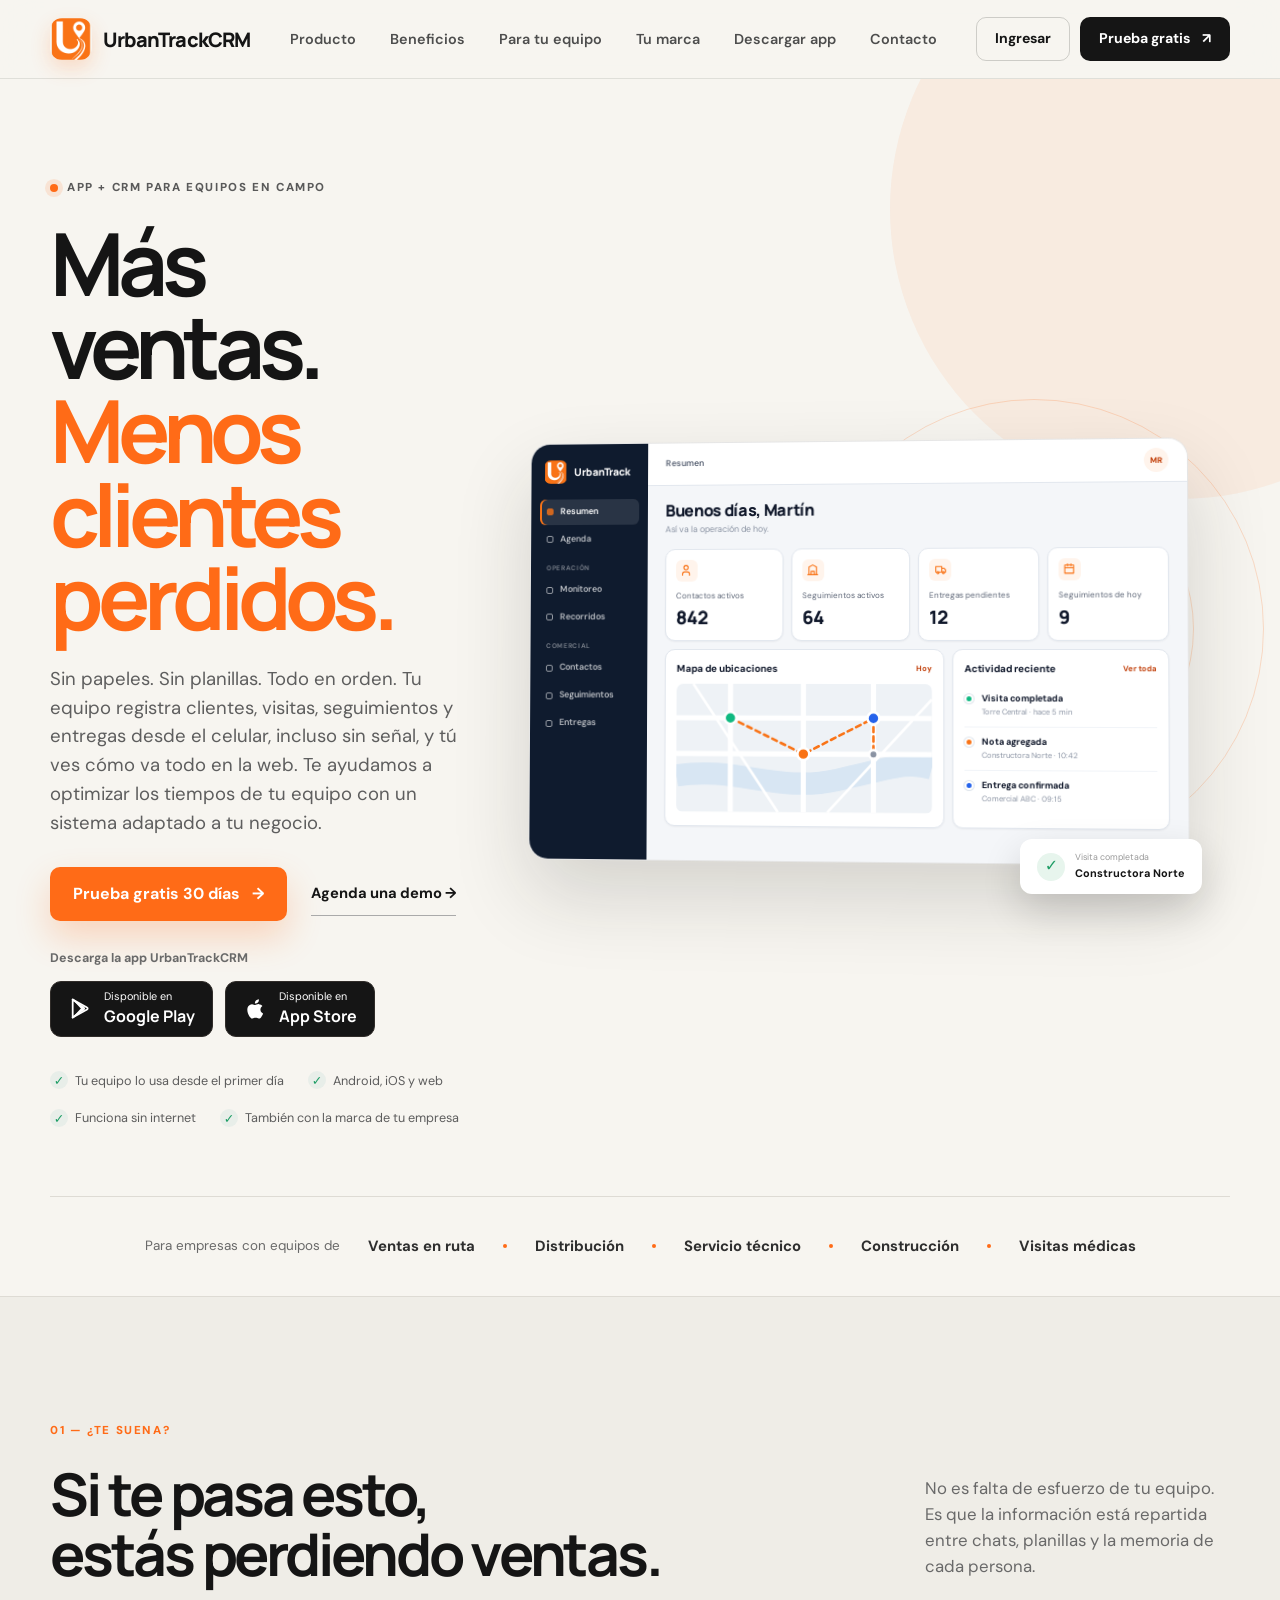
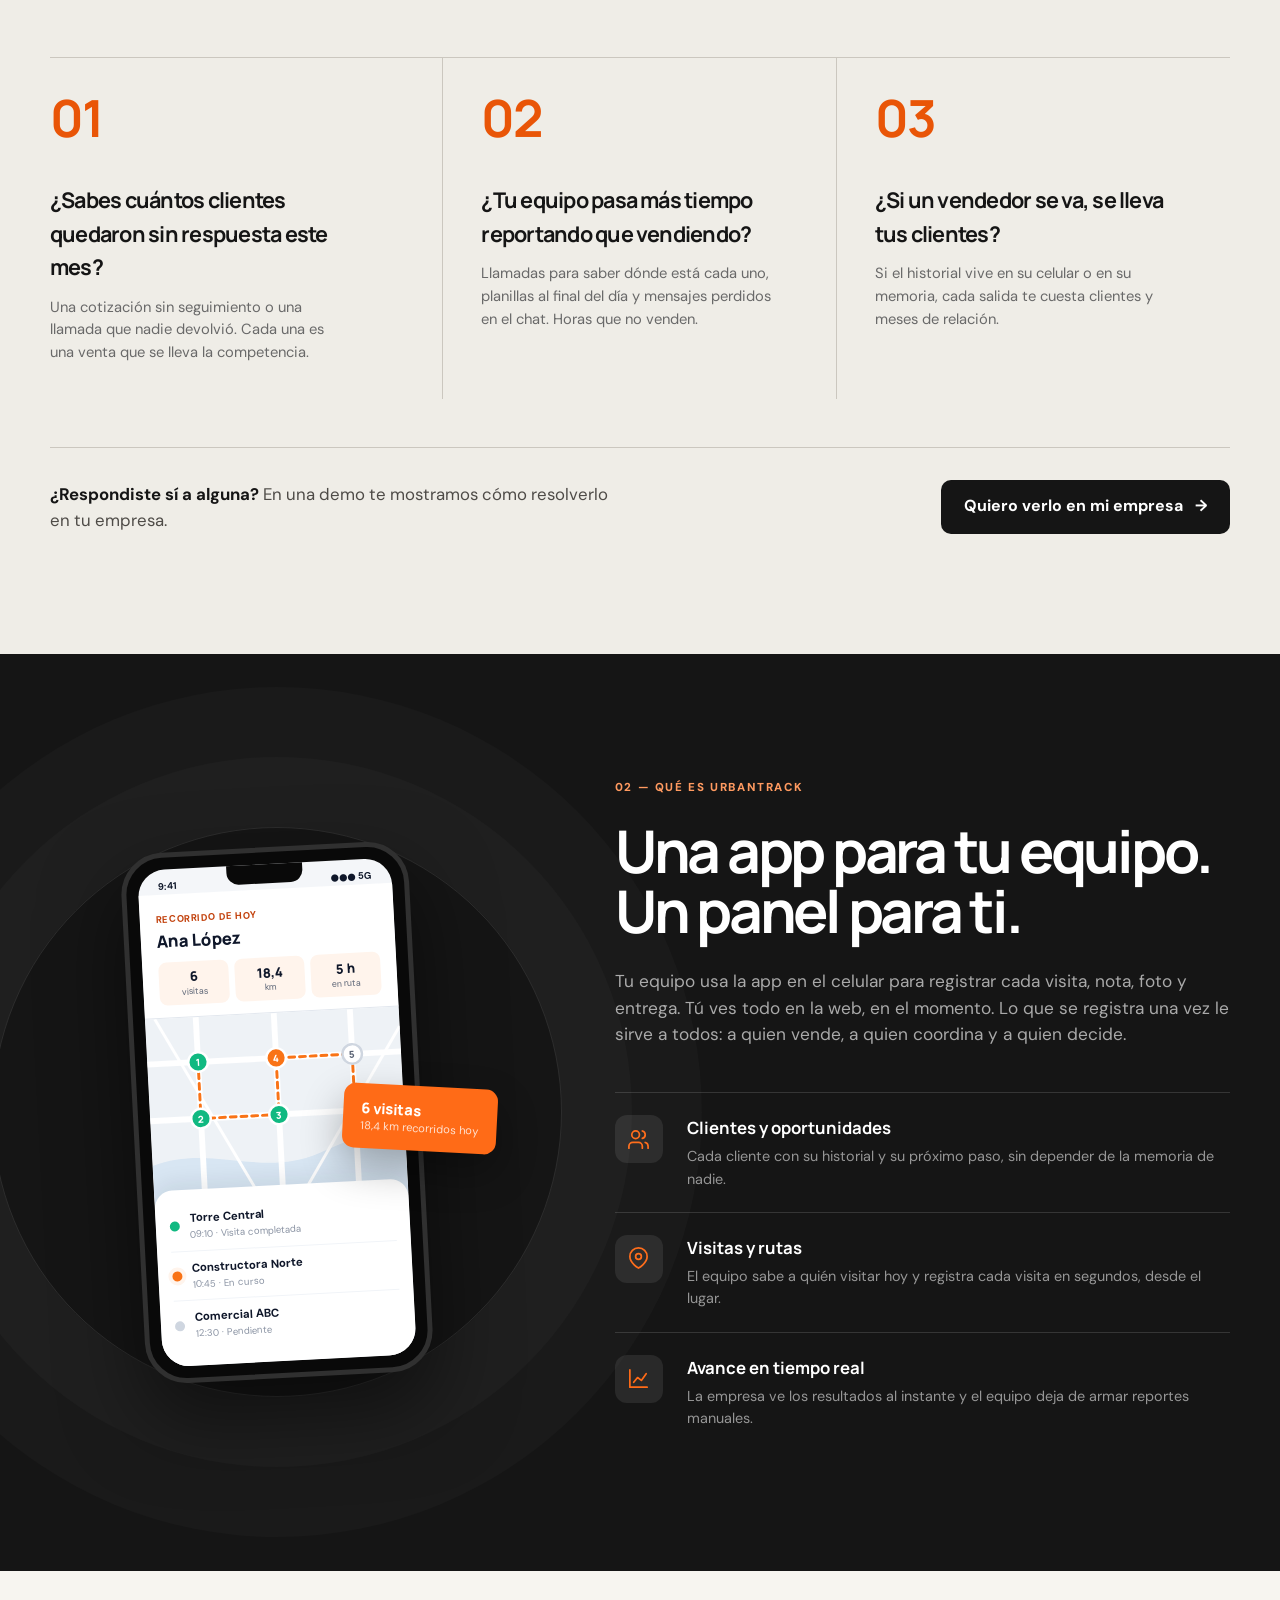
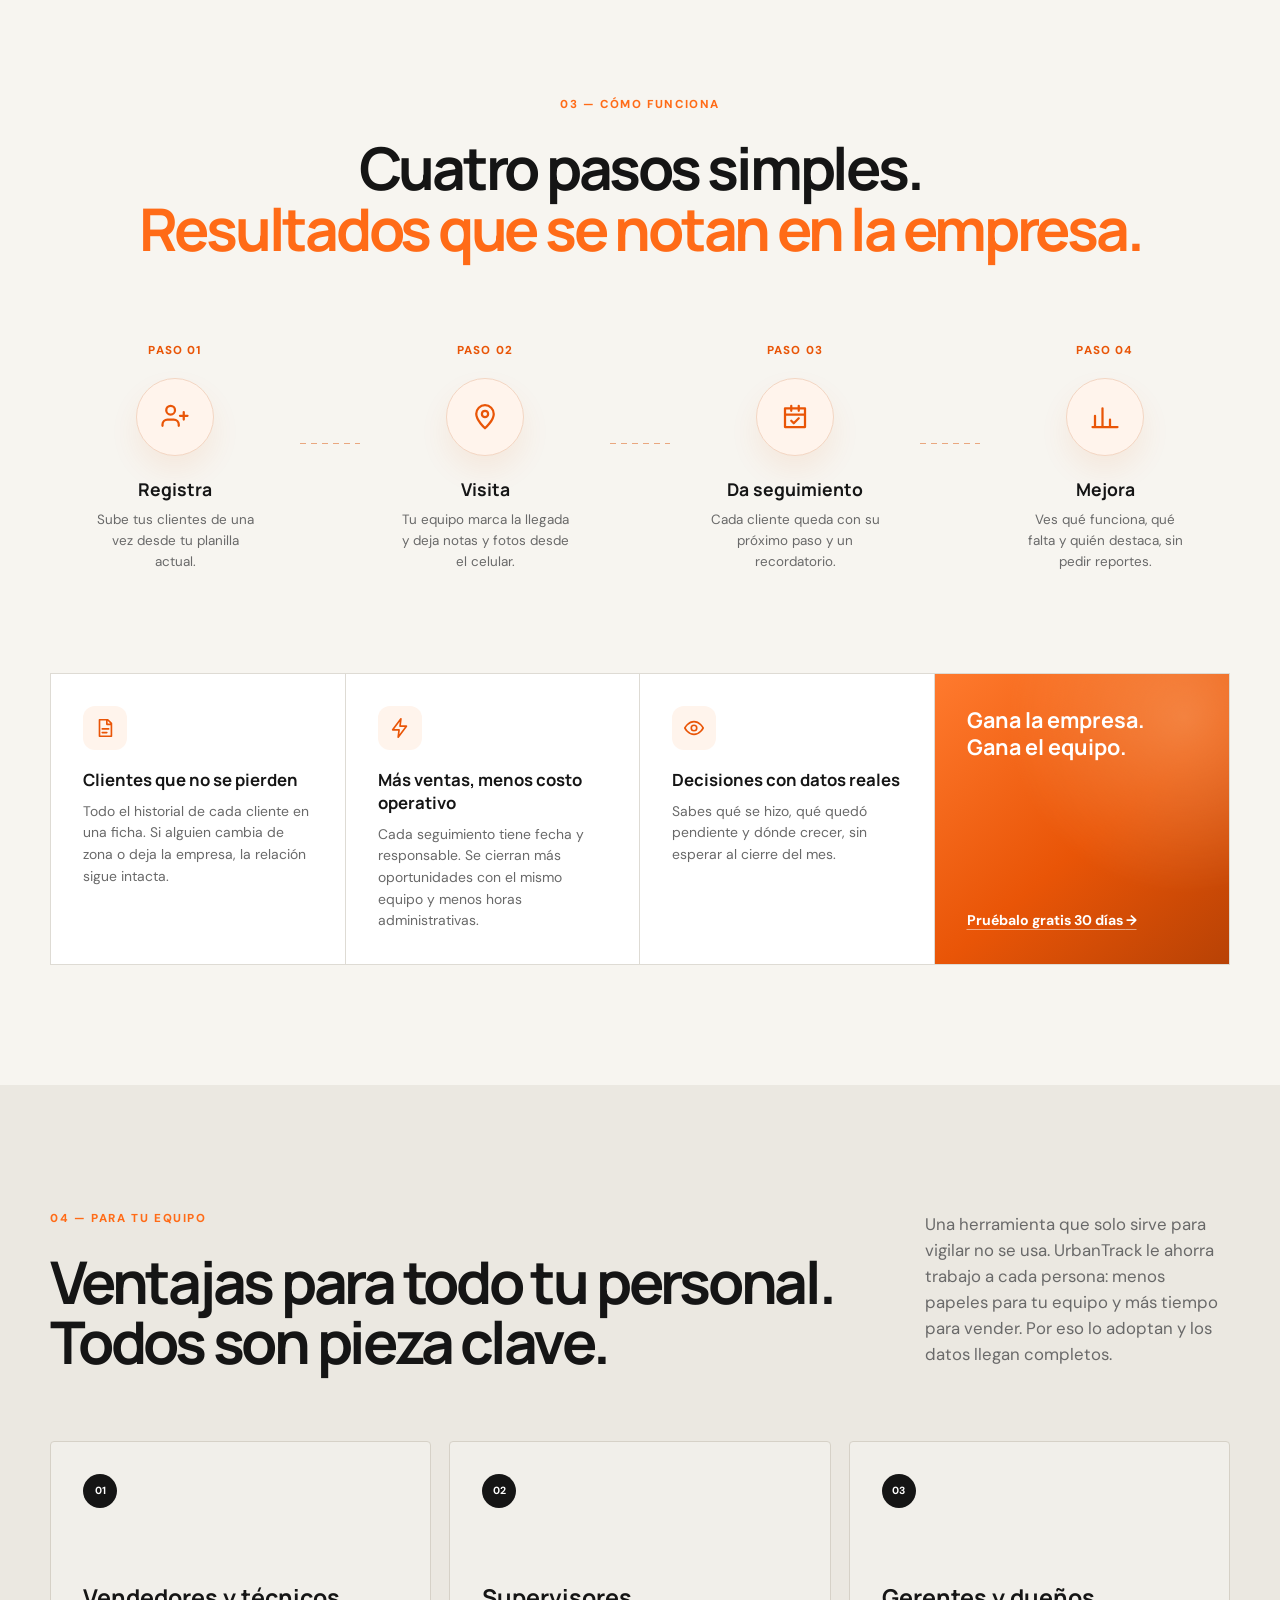
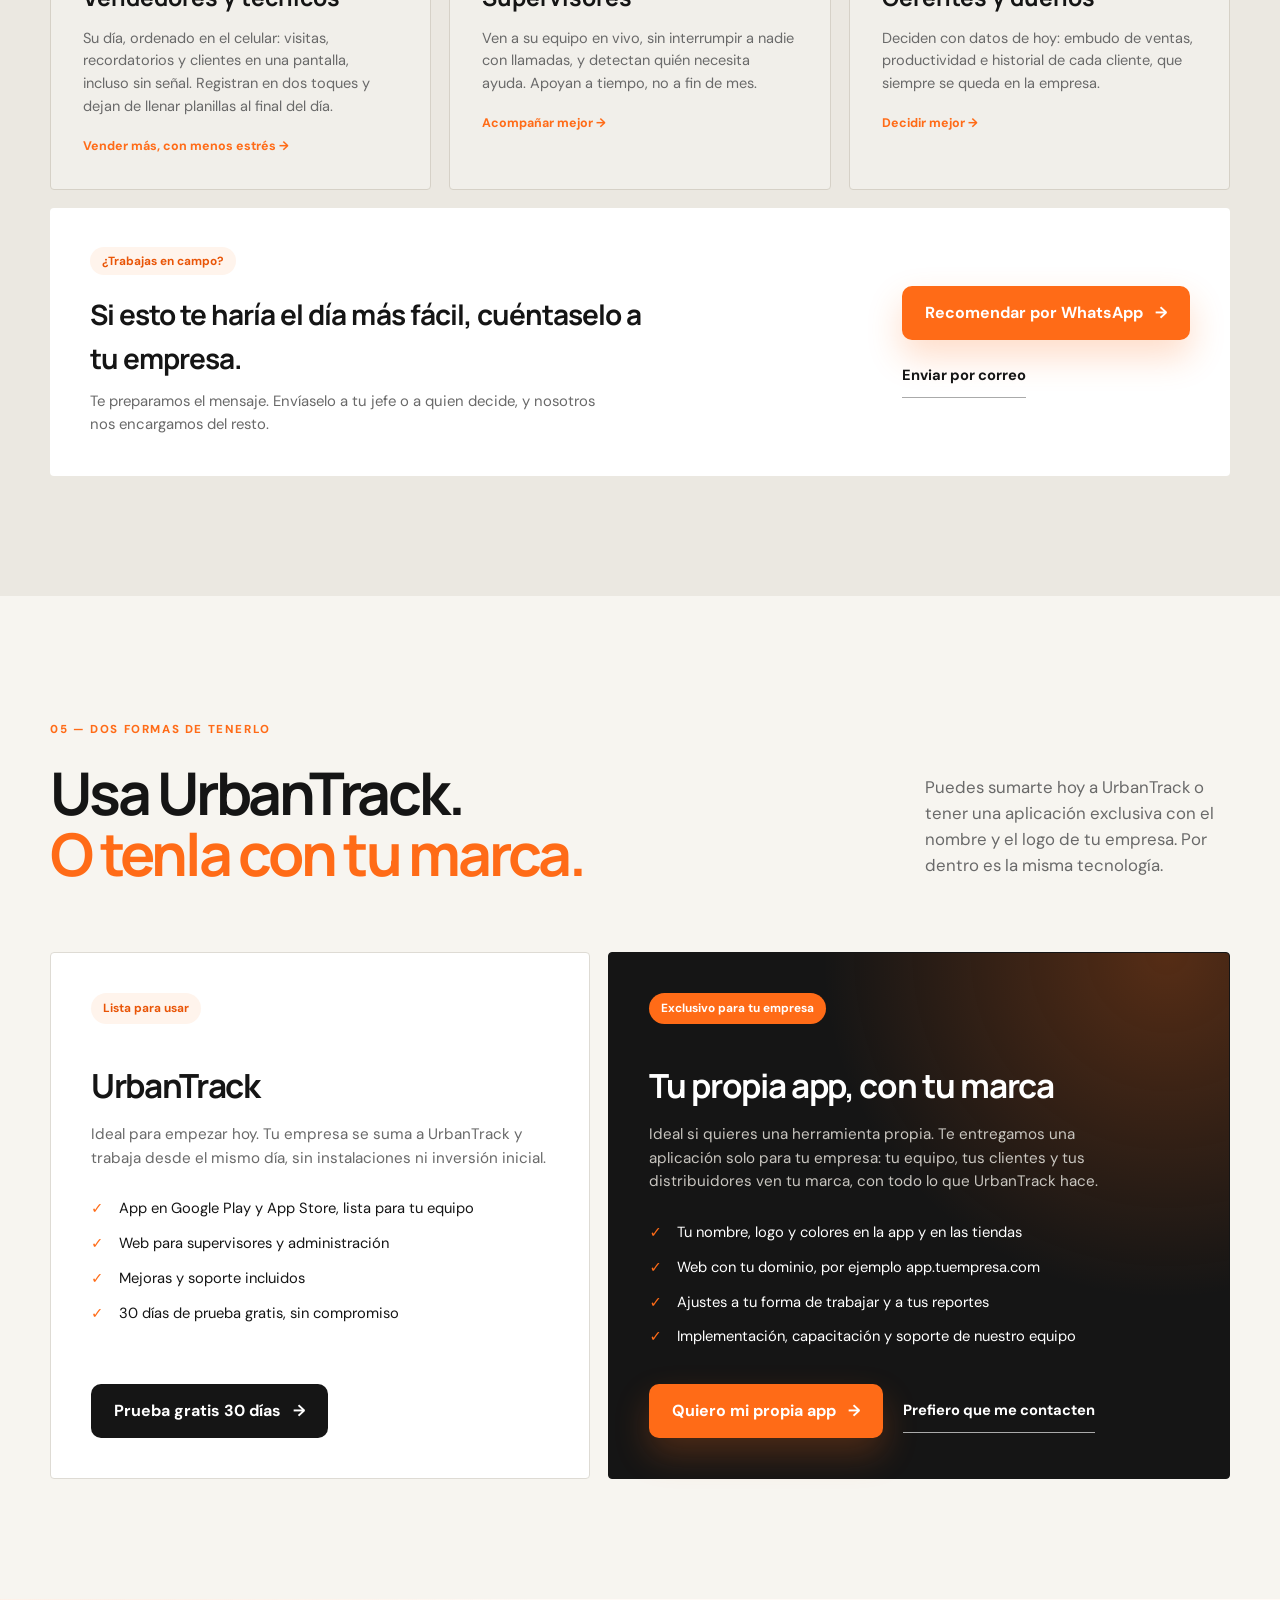
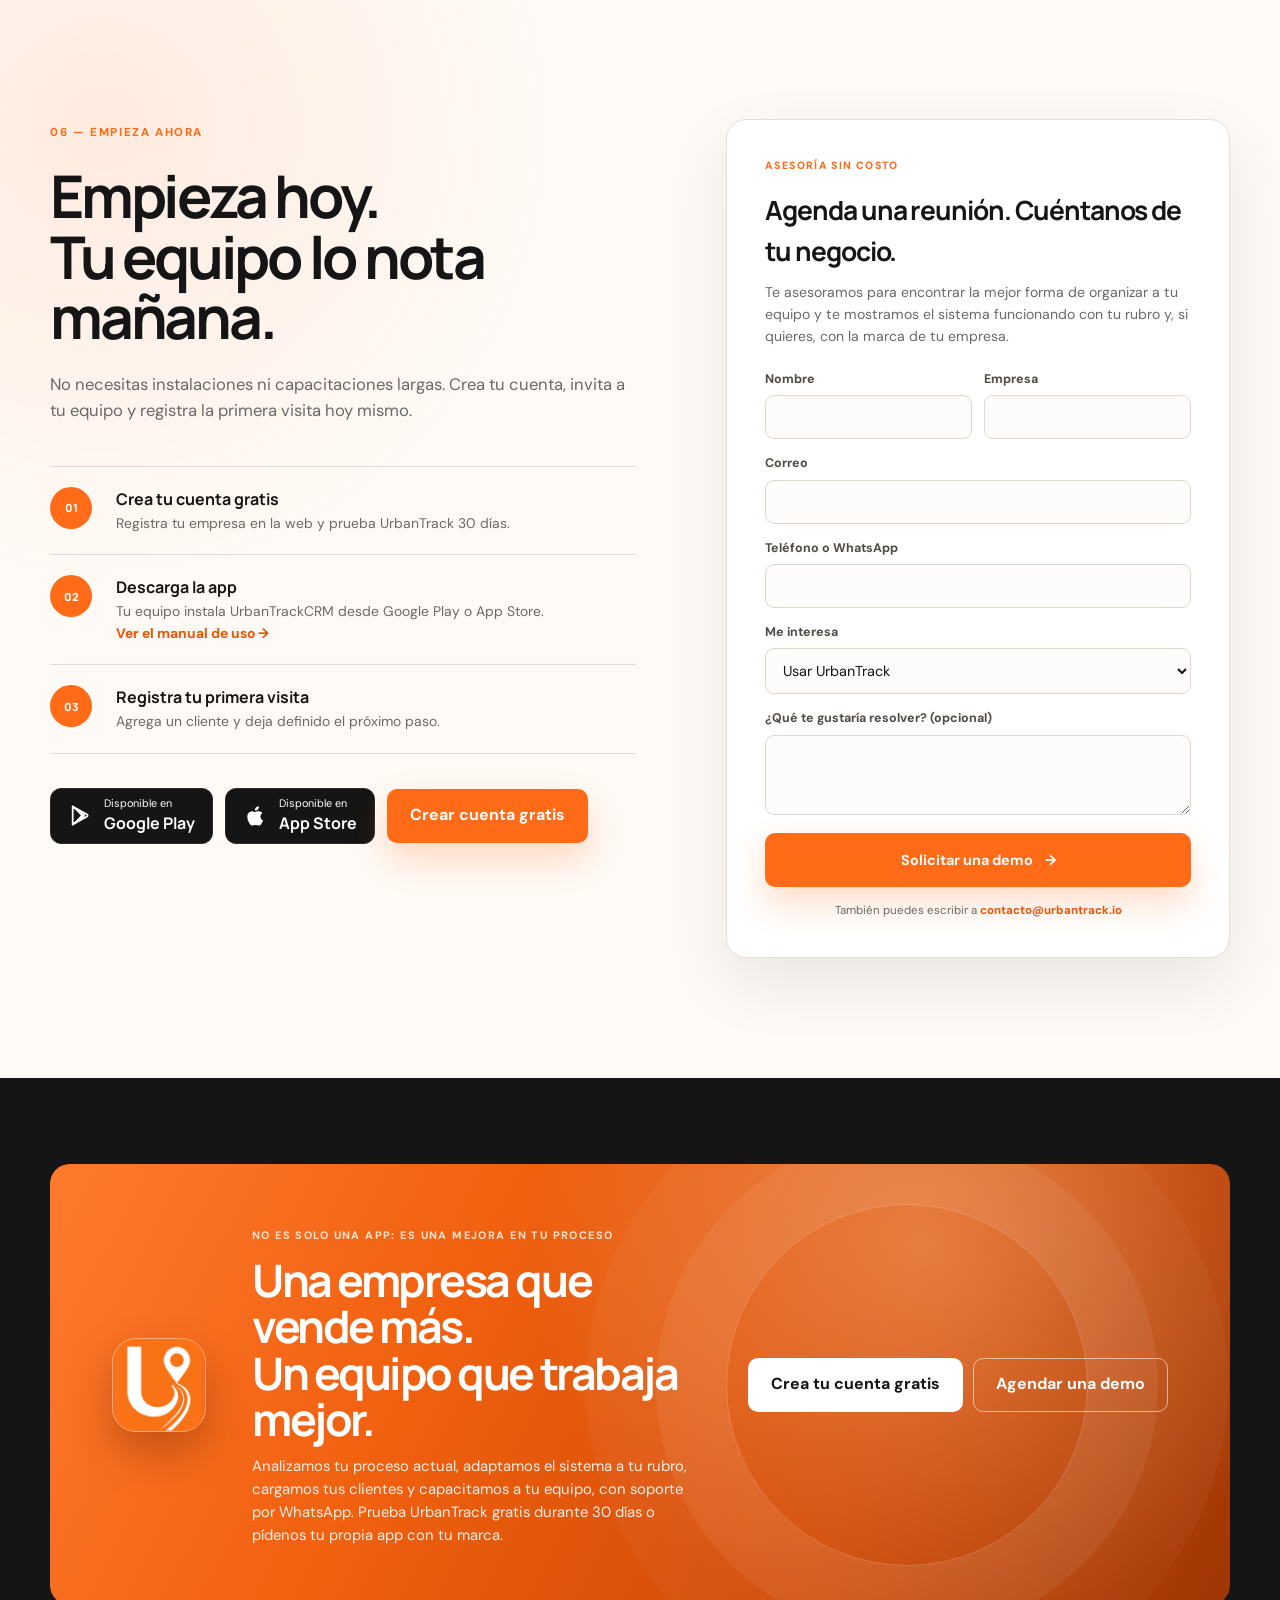
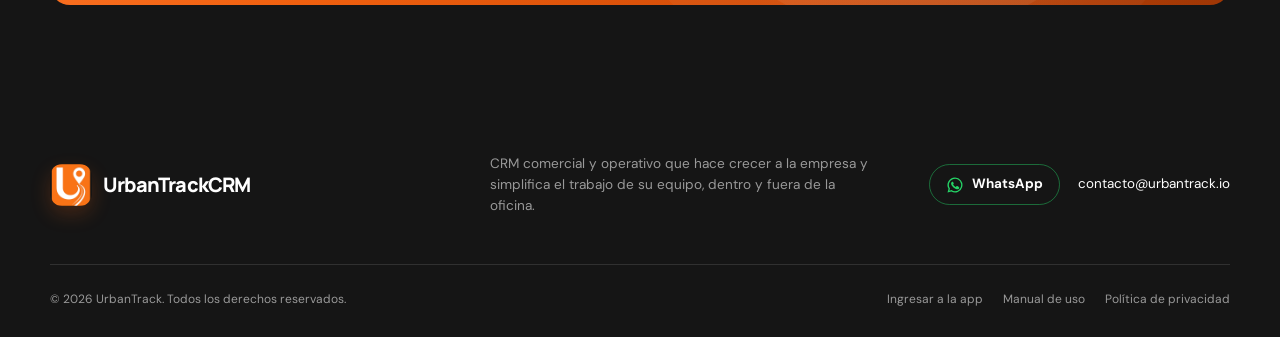
<file: index.html>
<!doctype html>
<html lang="es">
  <head>
    <meta charset="utf-8" />
    <meta name="viewport" content="width=device-width, initial-scale=1" />
    <meta
      name="description"
      content="UrbanTrack es la app y el CRM para empresas con equipos en la calle: clientes, visitas, seguimientos y entregas desde el celular. Menos ventas perdidas, menos planillas. También con tu propia marca."
    />
    <meta name="theme-color" content="#ff6b17" />
    <meta
      property="og:title"
      content="UrbanTrack | Más ventas, menos clientes perdidos"
    />
    <meta
      property="og:description"
      content="CRM y operación en campo que hace crecer a la empresa y simplifica el día de quienes trabajan en ella."
    />
    <meta property="og:type" content="website" />
    <meta property="og:url" content="https://urbantrack.io/" />
    <meta property="og:image" content="https://urbantrack.io/assets/og-image.jpg" />
    <meta property="og:image:width" content="1200" />
    <meta property="og:image:height" content="630" />
    <meta property="og:locale" content="es_LA" />
    <meta name="twitter:card" content="summary_large_image" />
    <link rel="canonical" href="https://urbantrack.io/" />
    <title>UrbanTrack | App y CRM para equipos de venta en campo</title>
    <link rel="icon" type="image/png" href="assets/logo-192.png" />
    <link rel="apple-touch-icon" href="assets/logo-192.png" />
    <link rel="preconnect" href="https://fonts.googleapis.com" />
    <link rel="preconnect" href="https://fonts.gstatic.com" crossorigin />
    <link
      href="https://fonts.googleapis.com/css2?family=DM+Sans:wght@400;500;600;700&family=Manrope:wght@600;700;800&display=swap"
      rel="stylesheet"
    />
    <link rel="stylesheet" href="styles.css" />
  </head>
  <body>
    <a class="skip-link" href="#contenido">Ir al contenido</a>

    <header class="site-header">
      <div class="container nav">
        <a class="brand" href="#inicio" aria-label="UrbanTrackCRM, inicio">
          <img src="assets/logo-192.png" alt="" width="44" height="44" />
          <span>UrbanTrackCRM</span>
        </a>
        <nav class="nav-links" id="nav-links" aria-label="Navegación principal">
          <a href="#producto">Producto</a>
          <a href="#beneficios">Beneficios</a>
          <a href="#equipo">Para tu equipo</a>
          <a href="#marca-propia">Tu marca</a>
          <a href="#app">Descargar app</a>
          <a href="#contacto">Contacto</a>
        </nav>
        <div class="nav-actions">
          <a class="button button-small button-ghost" href="https://app.urbantrack.io/login">Ingresar</a>
          <a class="button button-small button-dark" href="https://app.urbantrack.io/trial-signup"
            >Prueba gratis <span aria-hidden="true">↗</span></a
          >
          <button
            class="menu-toggle"
            type="button"
            aria-expanded="false"
            aria-controls="nav-links"
            aria-label="Abrir menú"
          >
            <span></span><span></span><span></span>
          </button>
        </div>
      </div>
    </header>

    <main id="contenido">
      <section class="hero" id="inicio">
        <div class="hero-glow"></div>
        <div class="container hero-grid">
          <div class="hero-copy">
            <div class="eyebrow"><span></span> App + CRM para equipos en campo</div>
            <h1>Más ventas.<br /><em>Menos clientes perdidos.</em></h1>
            <p>
              Sin papeles. Sin planillas. Todo en orden. Tu equipo registra
              clientes, visitas, seguimientos y entregas desde el celular,
              incluso sin señal, y tú ves cómo va todo en la web. Te ayudamos
              a optimizar los tiempos de tu equipo con un sistema adaptado a
              tu negocio.
            </p>
            <div class="hero-actions">
              <a class="button button-primary" href="https://app.urbantrack.io/trial-signup"
                >Prueba gratis 30 días <span aria-hidden="true">→</span></a
              >
              <a class="text-link" href="#contacto"
                >Agenda una demo <span aria-hidden="true">→</span></a
              >
            </div>
            <div class="store-links store-links-hero">
              <small>Descarga la app UrbanTrackCRM</small>
              <a
                class="store-badge"
                href="https://play.google.com/store/apps/details?id=io.urbantrack.crm.app"
                target="_blank"
                rel="noopener noreferrer"
                aria-label="Descargar UrbanTrackCRM en Google Play"
              >
                <svg viewBox="0 0 24 24" aria-hidden="true">
                  <path d="m4.5 3.4 10.8 8.1a.62.62 0 0 1 0 1L4.5 20.6V3.4Z" />
                  <path
                    d="m4.5 3.4 13.8 7.7a1 1 0 0 1 0 1.8L4.5 20.6M14.5 11l-7.8 8.2M14.5 13 6.7 4.8"
                  />
                </svg>
                <span>Disponible en<b>Google Play</b></span>
              </a>
              <a
                class="store-badge"
                href="https://apps.apple.com/bo/app/urbantrackcrm/id6805187687"
                target="_blank"
                rel="noopener noreferrer"
                aria-label="Descargar UrbanTrackCRM en App Store"
              >
                <svg viewBox="0 0 24 24" aria-hidden="true">
                  <path
                    d="M16.7 13.2c0-2.3 1.9-3.4 2-3.5a4.3 4.3 0 0 0-3.4-1.9c-1.5-.2-2.9.9-3.6.9-.7 0-1.8-.9-3-.9-1.5 0-3 .9-3.8 2.3-1.6 2.8-.4 7 1.2 9.3.8 1.1 1.7 2.4 2.9 2.3 1.2 0 1.6-.7 3.1-.7s1.9.7 3.1.7c1.3 0 2.1-1.1 2.8-2.3.9-1.3 1.3-2.6 1.3-2.7-.1 0-2.6-1-2.6-3.5ZM14.3 6.3A4 4 0 0 0 15.2 3a4.1 4.1 0 0 0-2.8 1.4 3.8 3.8 0 0 0-1 2.8 3.4 3.4 0 0 0 2.9-.9Z"
                  />
                </svg>
                <span>Disponible en<b>App Store</b></span>
              </a>
            </div>
            <div class="hero-proof" aria-label="Características principales">
              <span><i>✓</i> Tu equipo lo usa desde el primer día</span>
              <span><i>✓</i> Android, iOS y web</span>
              <span><i>✓</i> Funciona sin internet</span>
              <span><i>✓</i> También con la marca de tu empresa</span>
            </div>
          </div>

          <div
            class="product-stage"
            aria-label="Vista previa del panel de UrbanTrack"
          >
            <div class="stage-ring ring-one"></div>
            <div class="stage-ring ring-two"></div>
            <div class="dashboard-card">
              <aside class="app-sidebar">
                <div class="app-brand">
                  <img src="assets/logo-192.png" alt="" width="28" height="28" />
                  <b>UrbanTrack</b>
                </div>
                <div class="app-nav active"><i></i>Resumen</div>
                <div class="app-nav"><i></i>Agenda</div>
                <small class="app-nav-label">Operación</small>
                <div class="app-nav"><i></i>Monitoreo</div>
                <div class="app-nav"><i></i>Recorridos</div>
                <small class="app-nav-label">Comercial</small>
                <div class="app-nav"><i></i>Contactos</div>
                <div class="app-nav"><i></i>Seguimientos</div>
                <div class="app-nav"><i></i>Entregas</div>
              </aside>
              <div class="app-main">
                <div class="app-topbar">
                  <span>Resumen</span>
                  <div class="avatar">MR</div>
                </div>
                <div class="app-greeting">
                  <strong>Buenos días, Martín</strong>
                  <small>Así va la operación de hoy.</small>
                </div>
                <div class="app-metrics">
                  <article>
                    <span class="app-metric-icon">
                      <svg viewBox="0 0 24 24"><path d="M16 21v-2a4 4 0 0 0-4-4H7a4 4 0 0 0-4 4v2M9.5 11a4 4 0 1 0 0-8 4 4 0 0 0 0 8" /></svg>
                    </span>
                    <small>Contactos activos</small><b>842</b>
                  </article>
                  <article>
                    <span class="app-metric-icon">
                      <svg viewBox="0 0 24 24"><path d="M3 21h18M5 21V7l7-4 7 4v14M9 21v-6h6v6" /></svg>
                    </span>
                    <small>Seguimientos activos</small><b>64</b>
                  </article>
                  <article>
                    <span class="app-metric-icon">
                      <svg viewBox="0 0 24 24"><path d="M3 7h11v10H3zM14 10h4l3 3v4h-7M7 20a2 2 0 1 0 0-4 2 2 0 0 0 0 4M17 20a2 2 0 1 0 0-4 2 2 0 0 0 0 4" /></svg>
                    </span>
                    <small>Entregas pendientes</small><b>12</b>
                  </article>
                  <article>
                    <span class="app-metric-icon">
                      <svg viewBox="0 0 24 24"><path d="M4 5h16v15H4zM4 10h16M9 3v4M15 3v4" /></svg>
                    </span>
                    <small>Seguimientos de hoy</small><b>9</b>
                  </article>
                </div>
                <div class="app-lower">
                  <article class="app-panel app-map-panel">
                    <div class="app-panel-heading">
                      <strong>Mapa de ubicaciones</strong><small>Hoy</small>
                    </div>
                    <svg class="app-map" viewBox="0 0 300 150" aria-hidden="true">
                      <rect width="300" height="150" fill="#eef2f6" />
                      <path d="M0 108 C 70 96, 120 128, 190 112 S 270 90, 300 98" class="map-water" />
                      <path d="M0 40 H300 M0 82 H300 M64 0 V150 M150 0 V150 M232 0 V150" class="map-road" />
                      <path d="M20 0 L120 150 M300 18 L178 150" class="map-road thin" />
                      <path d="M64 40 L150 82 L232 40 L232 82" class="map-route" />
                      <circle cx="64" cy="40" r="7" class="pin green" />
                      <circle cx="150" cy="82" r="7" class="pin orange" />
                      <circle cx="232" cy="40" r="7" class="pin blue" />
                      <circle cx="232" cy="82" r="5" class="pin muted" />
                    </svg>
                  </article>
                  <article class="app-panel">
                    <div class="app-panel-heading">
                      <strong>Actividad reciente</strong><small>Ver toda</small>
                    </div>
                    <div class="app-event">
                      <i class="green"></i>
                      <span><b>Visita completada</b><small>Torre Central · hace 5 min</small></span>
                    </div>
                    <div class="app-event">
                      <i class="orange"></i>
                      <span><b>Nota agregada</b><small>Constructora Norte · 10:42</small></span>
                    </div>
                    <div class="app-event">
                      <i class="blue"></i>
                      <span><b>Entrega confirmada</b><small>Comercial ABC · 09:15</small></span>
                    </div>
                  </article>
                </div>
              </div>
            </div>
            <div class="floating-status">
              <span class="status-icon">✓</span
              ><span
                ><small>Visita completada</small
                ><strong>Constructora Norte</strong></span
              >
            </div>
          </div>
        </div>
        <div class="container hero-strip">
          <span>Para empresas con equipos de</span>
          <b>Ventas en ruta</b><i></i><b>Distribución</b><i></i><b>Servicio técnico</b><i></i
          ><b>Construcción</b><i></i><b>Visitas médicas</b>
        </div>
      </section>

      <section class="section problem-section">
        <div class="container split-heading">
          <div>
            <span class="section-index">01 — ¿TE SUENA?</span>
            <h2>Si te pasa esto,<br />estás perdiendo ventas.</h2>
          </div>
          <p>
            No es falta de esfuerzo de tu equipo. Es que la información está
            repartida entre chats, planillas y la memoria de cada persona.
          </p>
        </div>
        <div class="container problem-grid">
          <article>
            <span>01</span>
            <h3>¿Sabes cuántos clientes quedaron sin respuesta este mes?</h3>
            <p>
              Una cotización sin seguimiento o una llamada que nadie devolvió.
              Cada una es una venta que se lleva la competencia.
            </p>
          </article>
          <article>
            <span>02</span>
            <h3>¿Tu equipo pasa más tiempo reportando que vendiendo?</h3>
            <p>
              Llamadas para saber dónde está cada uno, planillas al final del
              día y mensajes perdidos en el chat. Horas que no venden.
            </p>
          </article>
          <article>
            <span>03</span>
            <h3>¿Si un vendedor se va, se lleva tus clientes?</h3>
            <p>
              Si el historial vive en su celular o en su memoria, cada salida
              te cuesta clientes y meses de relación.
            </p>
          </article>
        </div>
        <div class="container problem-cta">
          <p>
            <strong>¿Respondiste sí a alguna?</strong> En una demo te mostramos
            cómo resolverlo en tu empresa.
          </p>
          <a class="button button-dark" href="#contacto"
            >Quiero verlo en mi empresa <span aria-hidden="true">→</span></a
          >
        </div>
      </section>

      <section class="section product-section" id="producto">
        <div class="container product-grid">
          <div class="phone-column">
            <div class="phone-orbit"></div>
            <div class="phone-shell">
              <div class="phone-speaker"></div>
              <div
                class="route-screen"
                role="img"
                aria-label="Vista móvil del recorrido del día en UrbanTrack, con el mapa de la ruta y las visitas realizadas"
              >
                <div class="route-status"><span>9:41</span><span>●●● 5G</span></div>
                <div class="route-header">
                  <small>Recorrido de hoy</small>
                  <strong>Ana López</strong>
                  <div class="route-stats">
                    <span><b>6</b> visitas</span><span><b>18,4</b> km</span><span><b>5 h</b> en ruta</span>
                  </div>
                </div>
                <svg class="route-map" viewBox="0 0 260 190" aria-hidden="true">
                  <rect width="260" height="190" fill="#eef2f6" />
                  <path d="M0 150 C 60 130, 110 168, 170 146 S 240 120, 260 128 V190 H0 Z" fill="#d8e6f3" />
                  <path d="M0 46 H260 M0 104 H260 M52 0 V190 M132 0 V190 M210 0 V190" class="map-road" />
                  <path d="M10 0 L110 190 M260 20 L150 190" class="map-road thin" />
                  <path d="M52 46 L52 104 L132 104 L132 46 L210 46 L210 104" class="map-route" />
                  <g class="route-stop done"><circle cx="52" cy="46" r="10" /><text x="52" y="50">1</text></g>
                  <g class="route-stop done"><circle cx="52" cy="104" r="10" /><text x="52" y="108">2</text></g>
                  <g class="route-stop done"><circle cx="132" cy="104" r="10" /><text x="132" y="108">3</text></g>
                  <g class="route-stop current"><circle cx="132" cy="46" r="10" /><text x="132" y="50">4</text></g>
                  <g class="route-stop"><circle cx="210" cy="46" r="10" /><text x="210" y="50">5</text></g>
                  <g class="route-stop"><circle cx="210" cy="104" r="10" /><text x="210" y="108">6</text></g>
                </svg>
                <div class="route-sheet">
                  <div class="route-item done">
                    <i></i>
                    <span><b>Torre Central</b><small>09:10 · Visita completada</small></span>
                  </div>
                  <div class="route-item current">
                    <i></i>
                    <span><b>Constructora Norte</b><small>10:45 · En curso</small></span>
                  </div>
                  <div class="route-item">
                    <i></i>
                    <span><b>Comercial ABC</b><small>12:30 · Pendiente</small></span>
                  </div>
                </div>
              </div>
            </div>
            <div class="route-badge">
              <b>6 visitas</b><span>18,4 km recorridos hoy</span>
            </div>
          </div>
          <div class="product-copy">
            <span class="section-index light">02 — QUÉ ES URBANTRACK</span>
            <h2>Una app para tu equipo.<br />Un panel para ti.</h2>
            <p class="product-lead">
              Tu equipo usa la app en el celular para registrar cada visita,
              nota, foto y entrega. Tú ves todo en la web, en el momento. Lo
              que se registra una vez le sirve a todos: a quien vende, a quien
              coordina y a quien decide.
            </p>
            <div class="feature-list">
              <article>
                <div class="feature-icon">
                  <svg viewBox="0 0 24 24" aria-hidden="true">
                    <path
                      d="M16 21v-2a4 4 0 0 0-4-4H6a4 4 0 0 0-4 4v2M9 11a4 4 0 1 0 0-8 4 4 0 0 0 0 8M22 21v-2a4 4 0 0 0-3-3.87M16 3.13a4 4 0 0 1 0 7.75"
                    />
                  </svg>
                </div>
                <div>
                  <h3>Clientes y oportunidades</h3>
                  <p>Cada cliente con su historial y su próximo paso, sin depender de la memoria de nadie.</p>
                </div>
              </article>
              <article>
                <div class="feature-icon">
                  <svg viewBox="0 0 24 24" aria-hidden="true">
                    <path d="M21 10c0 7-9 12-9 12S3 17 3 10a9 9 0 1 1 18 0Z" />
                    <circle cx="12" cy="10" r="3" />
                  </svg>
                </div>
                <div>
                  <h3>Visitas y rutas</h3>
                  <p>
                    El equipo sabe a quién visitar hoy y registra cada visita en
                    segundos, desde el lugar.
                  </p>
                </div>
              </article>
              <article>
                <div class="feature-icon">
                  <svg viewBox="0 0 24 24" aria-hidden="true">
                    <path d="M3 3v18h18M7 16l4-5 4 3 5-7" />
                  </svg>
                </div>
                <div>
                  <h3>Avance en tiempo real</h3>
                  <p>
                    La empresa ve los resultados al instante y el equipo deja de
                    armar reportes manuales.
                  </p>
                </div>
              </article>
            </div>
          </div>
        </div>
      </section>

      <section class="section workflow-section" id="beneficios">
        <div class="container workflow-heading">
          <span class="section-index">03 — CÓMO FUNCIONA</span>
          <h2>
            Cuatro pasos simples.<br /><em
              >Resultados que se notan en la empresa.</em
            >
          </h2>
        </div>
        <div class="container workflow">
          <article>
            <span>Paso 01</span>
            <div class="workflow-icon">
              <svg viewBox="0 0 24 24" aria-hidden="true"><path d="M15 19v-1a4 4 0 0 0-4-4H6a4 4 0 0 0-4 4v1M8.5 10a3.5 3.5 0 1 0 0-7 3.5 3.5 0 0 0 0 7M19 8v6M16 11h6" /></svg>
            </div>
            <h3>Registra</h3>
            <p>Sube tus clientes de una vez desde tu planilla actual.</p>
          </article>
          <div class="workflow-line"></div>
          <article>
            <span>Paso 02</span>
            <div class="workflow-icon">
              <svg viewBox="0 0 24 24" aria-hidden="true"><path d="M12 21s-7-6.2-7-11.5a7 7 0 0 1 14 0C19 14.8 12 21 12 21ZM12 12a2.5 2.5 0 1 0 0-5 2.5 2.5 0 0 0 0 5" /></svg>
            </div>
            <h3>Visita</h3>
            <p>Tu equipo marca la llegada y deja notas y fotos desde el celular.</p>
          </article>
          <div class="workflow-line"></div>
          <article>
            <span>Paso 03</span>
            <div class="workflow-icon">
              <svg viewBox="0 0 24 24" aria-hidden="true"><path d="M4 5h16v15H4zM4 10h16M9 3v4M15 3v4M9 15l2 2 4-4" /></svg>
            </div>
            <h3>Da seguimiento</h3>
            <p>Cada cliente queda con su próximo paso y un recordatorio.</p>
          </article>
          <div class="workflow-line"></div>
          <article>
            <span>Paso 04</span>
            <div class="workflow-icon">
              <svg viewBox="0 0 24 24" aria-hidden="true"><path d="M4 20V11M10 20V5M16 20v-6M2 20h20" /></svg>
            </div>
            <h3>Mejora</h3>
            <p>Ves qué funciona, qué falta y quién destaca, sin pedir reportes.</p>
          </article>
        </div>
        <div class="container outcome-grid">
          <article>
            <div class="outcome-icon">
              <svg viewBox="0 0 24 24" aria-hidden="true"><path d="M6 3h9l4 4v14H6zM14 3v5h5M9 13h7M9 17h5" /></svg>
            </div>
            <strong>Clientes que no se pierden</strong>
            <p>
              Todo el historial de cada cliente en una ficha. Si alguien cambia
              de zona o deja la empresa, la relación sigue intacta.
            </p>
          </article>
          <article>
            <div class="outcome-icon">
              <svg viewBox="0 0 24 24" aria-hidden="true"><path d="M13 2 4 14h7l-1 8 9-12h-7z" /></svg>
            </div>
            <strong>Más ventas, menos costo operativo</strong>
            <p>
              Cada seguimiento tiene fecha y responsable. Se cierran más
              oportunidades con el mismo equipo y menos horas administrativas.
            </p>
          </article>
          <article>
            <div class="outcome-icon">
              <svg viewBox="0 0 24 24" aria-hidden="true"><path d="M2 12s3.6-7 10-7 10 7 10 7-3.6 7-10 7S2 12 2 12ZM12 15a3 3 0 1 0 0-6 3 3 0 0 0 0 6" /></svg>
            </div>
            <strong>Decisiones con datos reales</strong>
            <p>
              Sabes qué se hizo, qué quedó pendiente y dónde crecer, sin
              esperar al cierre del mes.
            </p>
          </article>
          <article class="outcome-accent">
            <strong>Gana la empresa.<br />Gana el equipo.</strong>
            <a href="https://app.urbantrack.io/trial-signup"
              >Pruébalo gratis 30 días <span aria-hidden="true">→</span></a
            >
          </article>
        </div>
      </section>

      <section class="section team-section" id="equipo">
        <div class="container split-heading">
          <div>
            <span class="section-index">04 — PARA TU EQUIPO</span>
            <h2>Ventajas para todo tu personal.<br />Todos son pieza clave.</h2>
          </div>
          <p>
            Una herramienta que solo sirve para vigilar no se usa. UrbanTrack
            le ahorra trabajo a cada persona: menos papeles para tu equipo y
            más tiempo para vender. Por eso lo adoptan y los datos llegan
            completos.
          </p>
        </div>
        <div class="container team-grid">
          <article>
            <span class="role-number">01</span>
            <h3>Vendedores y técnicos</h3>
            <p>
              Su día, ordenado en el celular: visitas, recordatorios y
              clientes en una pantalla, incluso sin señal. Registran en dos
              toques y dejan de llenar planillas al final del día.
            </p>
            <b>Vender más, con menos estrés →</b>
          </article>
          <article>
            <span class="role-number">02</span>
            <h3>Supervisores</h3>
            <p>
              Ven a su equipo en vivo, sin interrumpir a nadie con llamadas,
              y detectan quién necesita ayuda. Apoyan a tiempo, no a fin de
              mes.
            </p>
            <b>Acompañar mejor →</b>
          </article>
          <article>
            <span class="role-number">03</span>
            <h3>Gerentes y dueños</h3>
            <p>
              Deciden con datos de hoy: embudo de ventas, productividad e
              historial de cada cliente, que siempre se queda en la empresa.
            </p>
            <b>Decidir mejor →</b>
          </article>
        </div>
        <div class="container referral-card">
          <div>
            <span class="plan-tag">¿Trabajas en campo?</span>
            <h3>Si esto te haría el día más fácil, cuéntaselo a tu empresa.</h3>
            <p>
              Te preparamos el mensaje. Envíaselo a tu jefe o a quien decide, y
              nosotros nos encargamos del resto.
            </p>
          </div>
          <div class="referral-actions">
            <a
              class="button button-primary"
              href="https://wa.me/?text=Hola%2C%20encontr%C3%A9%20UrbanTrack%3A%20una%20app%20para%20registrar%20clientes%2C%20visitas%20y%20seguimientos%20desde%20el%20celular.%20Nos%20ahorrar%C3%ADa%20planillas%20y%20llamadas%2C%20y%20no%20se%20perder%C3%ADan%20clientes.%20%C2%BFLa%20revisamos%3F%20https%3A%2F%2Furbantrack.io"
              target="_blank"
              rel="noopener noreferrer"
              >Recomendar por WhatsApp <span aria-hidden="true">→</span></a
            >
            <a
              class="text-link"
              href="mailto:?subject=Una%20app%20para%20ordenar%20nuestras%20visitas%20y%20clientes&amp;body=Hola%2C%20encontr%C3%A9%20UrbanTrack%3A%20una%20app%20para%20registrar%20clientes%2C%20visitas%20y%20seguimientos%20desde%20el%20celular.%20Nos%20ahorrar%C3%ADa%20planillas%20y%20llamadas%2C%20y%20no%20se%20perder%C3%ADan%20clientes.%20%C2%BFLa%20revisamos%3F%20https%3A%2F%2Furbantrack.io"
              >Enviar por correo</a
            >
          </div>
        </div>
      </section>

      <section class="section plans-section" id="marca-propia">
        <div class="container split-heading">
          <div>
            <span class="section-index">05 — DOS FORMAS DE TENERLO</span>
            <h2>Usa UrbanTrack.<br /><em>O tenla con tu marca.</em></h2>
          </div>
          <p>
            Puedes sumarte hoy a UrbanTrack o tener una aplicación exclusiva
            con el nombre y el logo de tu empresa. Por dentro es la misma
            tecnología.
          </p>
        </div>
        <div class="container plan-grid">
          <article class="plan-card">
            <span class="plan-tag">Lista para usar</span>
            <h3>UrbanTrack</h3>
            <p>
              Ideal para empezar hoy. Tu empresa se suma a UrbanTrack y
              trabaja desde el mismo día, sin instalaciones ni inversión
              inicial.
            </p>
            <ul>
              <li>App en Google Play y App Store, lista para tu equipo</li>
              <li>Web para supervisores y administración</li>
              <li>Mejoras y soporte incluidos</li>
              <li>30 días de prueba gratis, sin compromiso</li>
            </ul>
            <a class="button button-dark" href="https://app.urbantrack.io/trial-signup"
              >Prueba gratis 30 días <span aria-hidden="true">→</span></a
            >
          </article>
          <article class="plan-card plan-card-brand">
            <span class="plan-tag">Exclusivo para tu empresa</span>
            <h3>Tu propia app, con tu marca</h3>
            <p>
              Ideal si quieres una herramienta propia. Te entregamos una
              aplicación solo para tu empresa: tu equipo, tus clientes y tus
              distribuidores ven tu marca, con todo lo que UrbanTrack hace.
            </p>
            <ul>
              <li>Tu nombre, logo y colores en la app y en las tiendas</li>
              <li>Web con tu dominio, por ejemplo app.tuempresa.com</li>
              <li>Ajustes a tu forma de trabajar y a tus reportes</li>
              <li>Implementación, capacitación y soporte de nuestro equipo</li>
            </ul>
            <div class="plan-actions">
              <a
                class="button button-primary"
                href="https://wa.me/59172196093?text=Hola%2C%20quiero%20una%20app%20con%20la%20marca%20de%20mi%20empresa"
                target="_blank"
                rel="noopener noreferrer"
                >Quiero mi propia app <span aria-hidden="true">→</span></a
              >
              <a class="text-link" href="#contacto">Prefiero que me contacten</a>
            </div>
          </article>
        </div>
      </section>

      <section class="app-section" id="app">
        <div class="container app-grid">
          <div class="app-intro">
            <span class="section-index">06 — EMPIEZA AHORA</span>
            <h2>Empieza hoy.<br />Tu equipo lo nota mañana.</h2>
            <p>
              No necesitas instalaciones ni capacitaciones largas. Crea tu
              cuenta, invita a tu equipo y registra la primera visita hoy
              mismo.
            </p>
            <ol class="app-steps">
              <li>
                <span>01</span>
                <div>
                  <strong>Crea tu cuenta gratis</strong>
                  <p>Registra tu empresa en la web y prueba UrbanTrack 30 días.</p>
                </div>
              </li>
              <li>
                <span>02</span>
                <div>
                  <strong>Descarga la app</strong>
                  <p>Tu equipo instala UrbanTrackCRM desde Google Play o App Store. <a class="manual-link" href="https://app.urbantrack.io/manual/mobile">Ver el manual de uso <span aria-hidden="true">→</span></a></p>
                </div>
              </li>
              <li>
                <span>03</span>
                <div>
                  <strong>Registra tu primera visita</strong>
                  <p>Agrega un cliente y deja definido el próximo paso.</p>
                </div>
              </li>
            </ol>
            <div class="store-links">
              <a
                class="store-badge"
                href="https://play.google.com/store/apps/details?id=io.urbantrack.crm.app"
                target="_blank"
                rel="noopener noreferrer"
                aria-label="Descargar UrbanTrackCRM en Google Play"
              >
                <svg viewBox="0 0 24 24" aria-hidden="true">
                  <path d="m4.5 3.4 10.8 8.1a.62.62 0 0 1 0 1L4.5 20.6V3.4Z" />
                  <path
                    d="m4.5 3.4 13.8 7.7a1 1 0 0 1 0 1.8L4.5 20.6M14.5 11l-7.8 8.2M14.5 13 6.7 4.8"
                  />
                </svg>
                <span>Disponible en<b>Google Play</b></span>
              </a>
              <a
                class="store-badge"
                href="https://apps.apple.com/bo/app/urbantrackcrm/id6805187687"
                target="_blank"
                rel="noopener noreferrer"
                aria-label="Descargar UrbanTrackCRM en App Store"
              >
                <svg viewBox="0 0 24 24" aria-hidden="true">
                  <path
                    d="M16.7 13.2c0-2.3 1.9-3.4 2-3.5a4.3 4.3 0 0 0-3.4-1.9c-1.5-.2-2.9.9-3.6.9-.7 0-1.8-.9-3-.9-1.5 0-3 .9-3.8 2.3-1.6 2.8-.4 7 1.2 9.3.8 1.1 1.7 2.4 2.9 2.3 1.2 0 1.6-.7 3.1-.7s1.9.7 3.1.7c1.3 0 2.1-1.1 2.8-2.3.9-1.3 1.3-2.6 1.3-2.7-.1 0-2.6-1-2.6-3.5ZM14.3 6.3A4 4 0 0 0 15.2 3a4.1 4.1 0 0 0-2.8 1.4 3.8 3.8 0 0 0-1 2.8 3.4 3.4 0 0 0 2.9-.9Z"
                  />
                </svg>
                <span>Disponible en<b>App Store</b></span>
              </a>
              <a class="button button-primary" href="https://app.urbantrack.io/trial-signup">Crear cuenta gratis</a>
            </div>
          </div>

          <form
            class="contact-form"
            id="contacto"
            aria-labelledby="contact-title"
          >
            <span class="form-kicker">ASESORÍA SIN COSTO</span>
            <h3 id="contact-title">Agenda una reunión. Cuéntanos de tu negocio.</h3>
            <p>
              Te asesoramos para encontrar la mejor forma de organizar a tu
              equipo y te mostramos el sistema funcionando con tu rubro y, si
              quieres, con la marca de tu empresa.
            </p>
            <div class="form-row">
              <label
                >Nombre
                <input name="nombre" required autocomplete="name" />
              </label>
              <label
                >Empresa
                <input name="empresa" required autocomplete="organization" />
              </label>
            </div>
            <label
              >Correo
              <input name="correo" type="email" required autocomplete="email" />
            </label>
            <label
              >Teléfono o WhatsApp
              <input name="telefono" type="tel" autocomplete="tel" />
            </label>
            <label
              >Me interesa
              <select name="interes">
                <option>Usar UrbanTrack</option>
                <option>Una app con la marca de mi empresa</option>
                <option>Soy empleado y quiero recomendarla</option>
                <option>Todavía no lo sé</option>
              </select>
            </label>
            <label
              >¿Qué te gustaría resolver? (opcional)
              <textarea name="mensaje" rows="3"></textarea>
            </label>
            <input
              class="honeypot"
              type="text"
              name="_honey"
              tabindex="-1"
              autocomplete="off"
              aria-hidden="true"
            />
            <button class="button button-primary" type="submit">
              Solicitar una demo <span aria-hidden="true">→</span>
            </button>
            <p class="form-status" role="status" aria-live="polite" hidden></p>
            <small
              >También puedes escribir a
              <a href="mailto:contacto@urbantrack.io"
                >contacto@urbantrack.io</a
              ></small
            >
          </form>
        </div>
      </section>

      <section class="cta-section" id="registro">
        <div class="container cta-card">
          <div class="cta-mark">
            <img src="assets/logo-192.png" alt="" width="108" height="108" />
          </div>
          <div class="cta-copy">
            <span>NO ES SOLO UNA APP: ES UNA MEJORA EN TU PROCESO</span>
            <h2>Una empresa que vende más.<br />Un equipo que trabaja mejor.</h2>
            <p>
              Analizamos tu proceso actual, adaptamos el sistema a tu rubro,
              cargamos tus clientes y capacitamos a tu equipo, con soporte por
              WhatsApp. Prueba UrbanTrack gratis durante 30 días o pídenos tu
              propia app con tu marca.
            </p>
          </div>
          <div class="cta-actions">
            <a class="button button-white" href="https://app.urbantrack.io/trial-signup">Crea tu cuenta gratis</a>
            <a class="button button-outline" href="#contacto">Agendar una demo</a>
          </div>
        </div>
      </section>
    </main>

    <footer class="site-footer">
      <div class="container footer-main">
        <a class="brand brand-light" href="#inicio"
          ><img src="assets/logo-192.png" alt="" width="44" height="44" /><span
            >UrbanTrackCRM</span
          ></a
        >
        <p>
          CRM comercial y operativo que hace crecer a la empresa y simplifica
          el trabajo de su equipo, dentro y fuera de la oficina.
        </p>
        <div class="footer-contact">
          <a
            class="whatsapp-link"
            href="https://wa.me/59172196093?text=Hola%2C%20quiero%20m%C3%A1s%20informaci%C3%B3n%20sobre%20UrbanTrack"
            target="_blank"
            rel="noopener noreferrer"
            aria-label="Escribir a UrbanTrack por WhatsApp"
          >
            <svg viewBox="0 0 24 24" aria-hidden="true">
              <path
                d="M12 2a10 10 0 0 0-8.6 15.1L2 22l5-1.3A10 10 0 1 0 12 2Zm0 18.2a8.2 8.2 0 0 1-4.2-1.2l-.3-.2-3 .8.8-2.9-.2-.3A8.2 8.2 0 1 1 12 20.2Zm4.5-6.1c-.2-.1-1.5-.7-1.7-.8-.2-.1-.4-.1-.6.1l-.8 1c-.1.2-.3.2-.5.1a6.7 6.7 0 0 1-3.3-2.9c-.3-.4.2-.4.7-1.3.1-.2 0-.3 0-.4l-.8-1.8c-.2-.5-.4-.4-.6-.4h-.5a1 1 0 0 0-.7.3 3 3 0 0 0-.9 2.2 5.2 5.2 0 0 0 1.1 2.8 11.9 11.9 0 0 0 4.6 4c1.7.7 2.4.8 3.2.7.5-.1 1.5-.6 1.8-1.2.2-.6.2-1.1.1-1.2l-.4-.3Z"
              />
            </svg>
            WhatsApp
          </a>
          <a href="mailto:contacto@urbantrack.io">contacto@urbantrack.io</a>
        </div>
      </div>
      <div class="container footer-bottom">
        <span>© 2026 UrbanTrack. Todos los derechos reservados.</span
        ><span class="footer-links"><a href="https://app.urbantrack.io/login">Ingresar a la app</a><a href="https://app.urbantrack.io/manual/web">Manual de uso</a><a href="privacy.html">Política de privacidad</a></span>
      </div>
    </footer>
    <script src="config.js"></script>
    <script src="main.js"></script>
  </body>
</html>
</file>
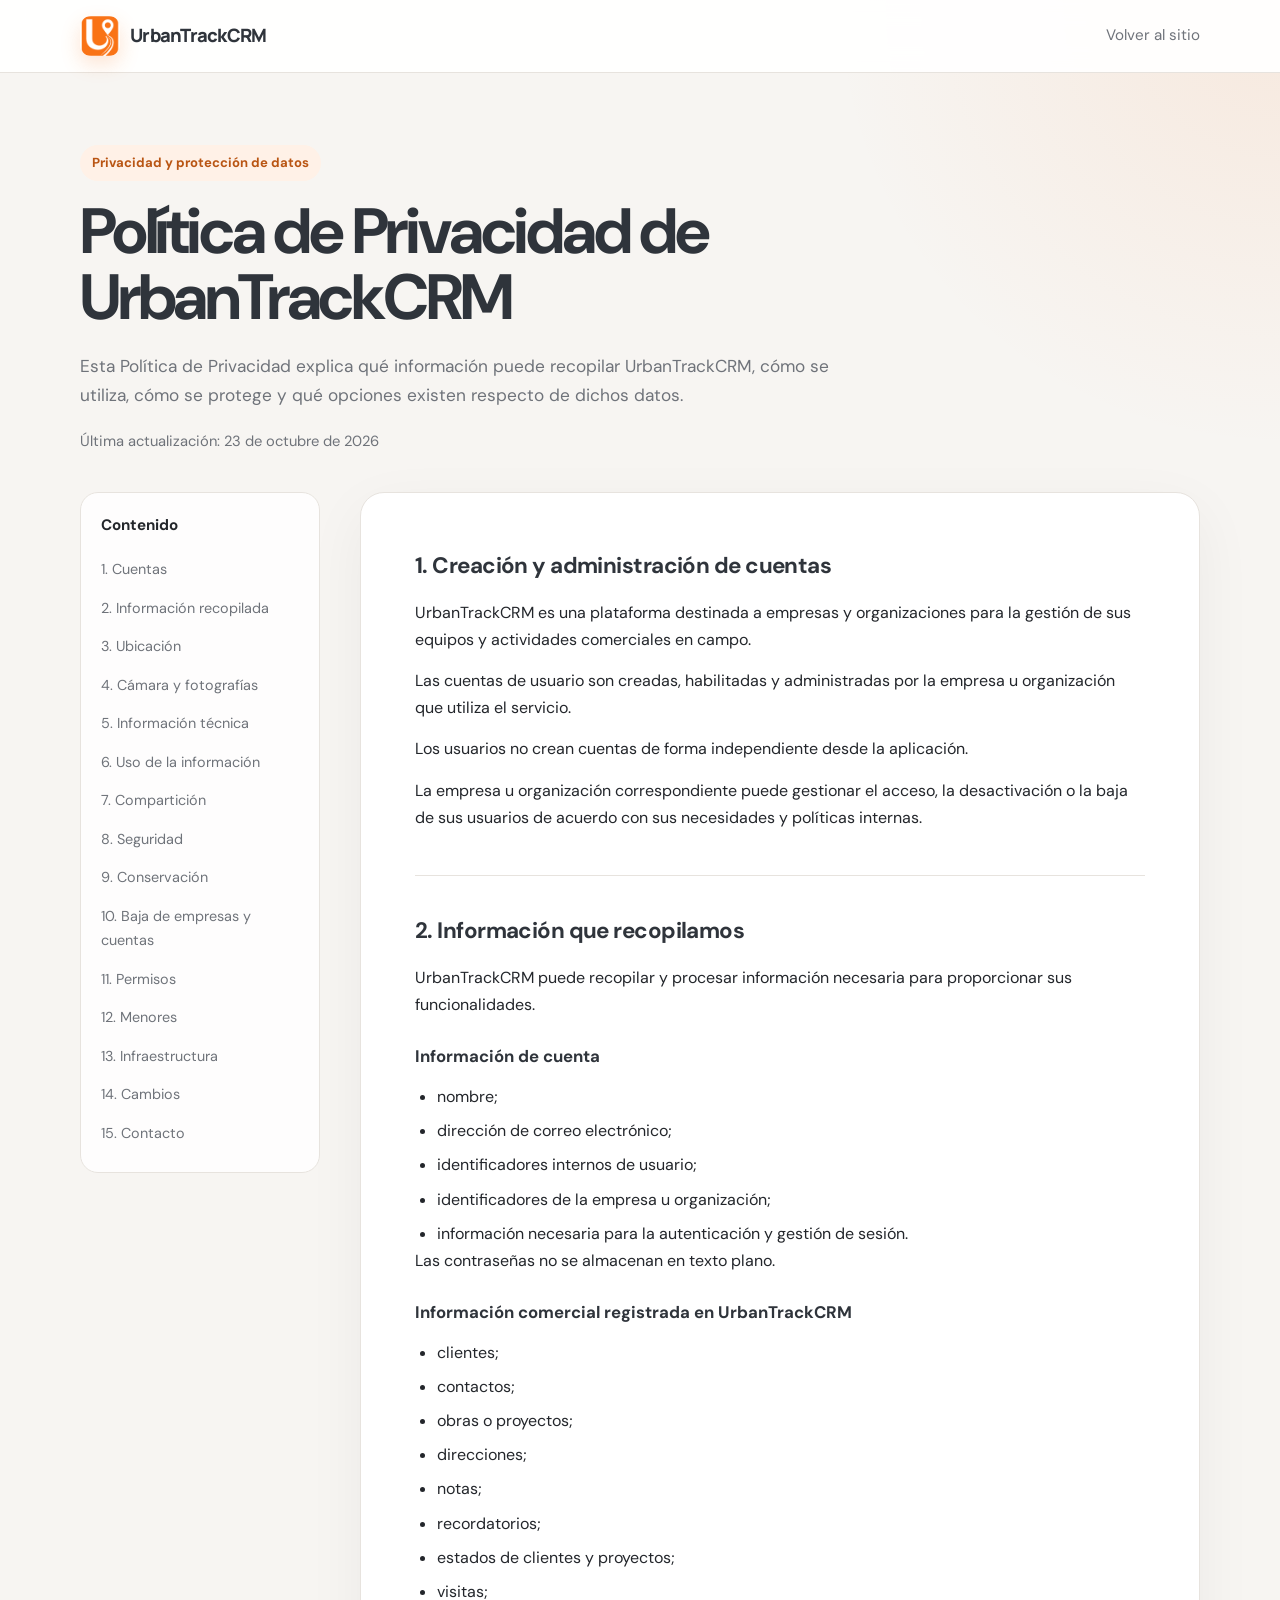
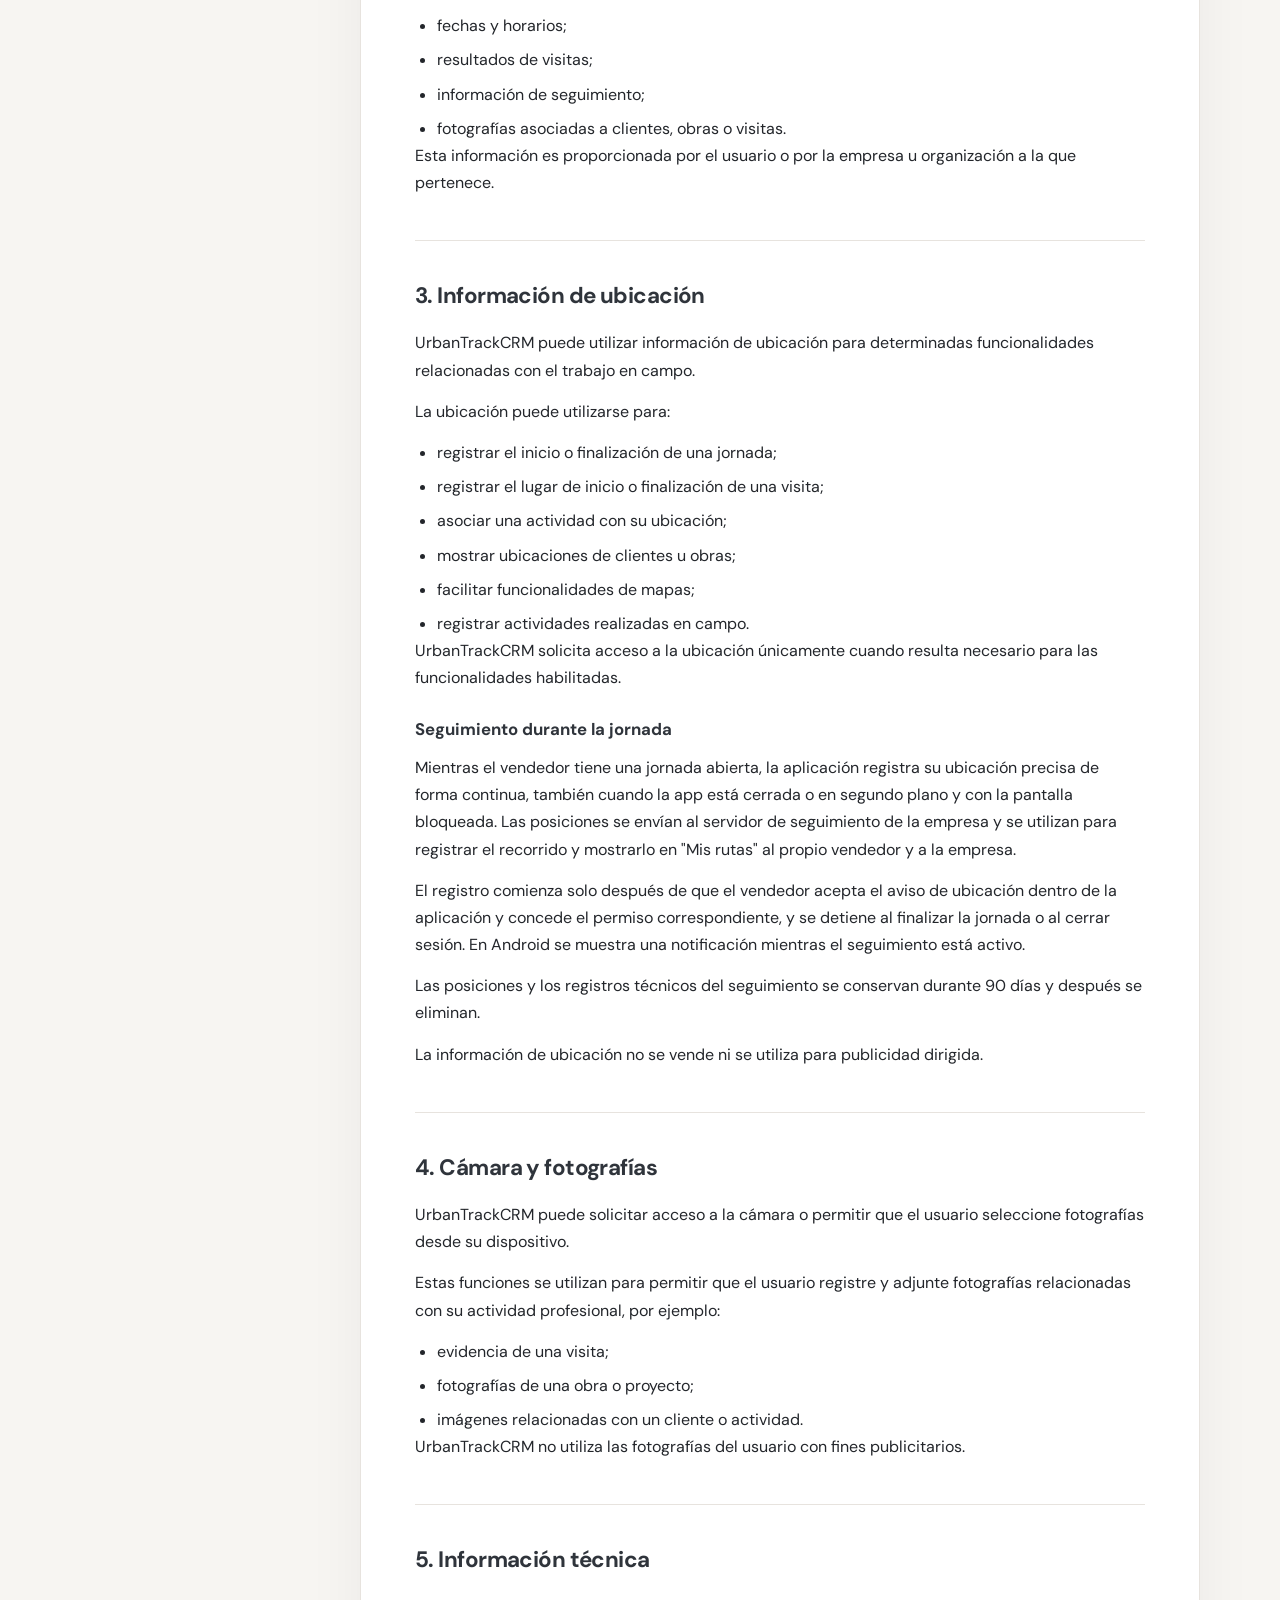
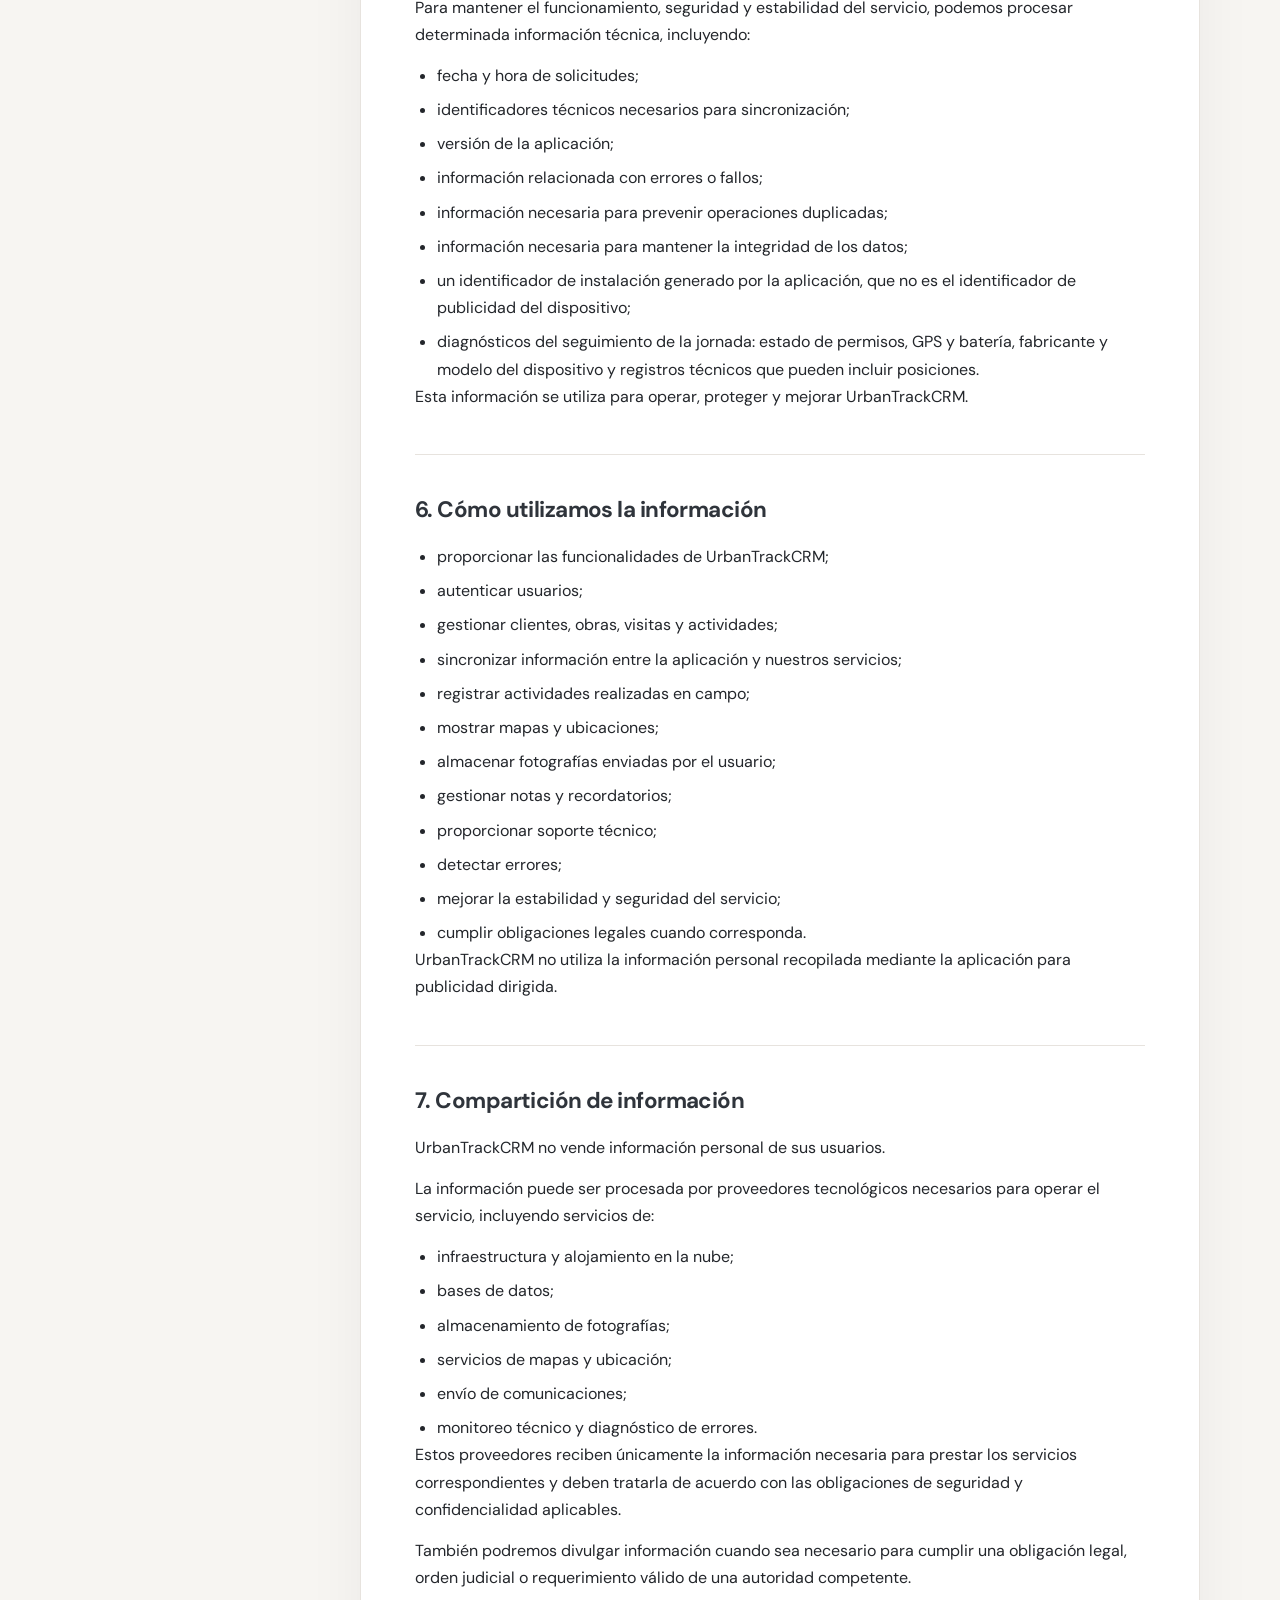
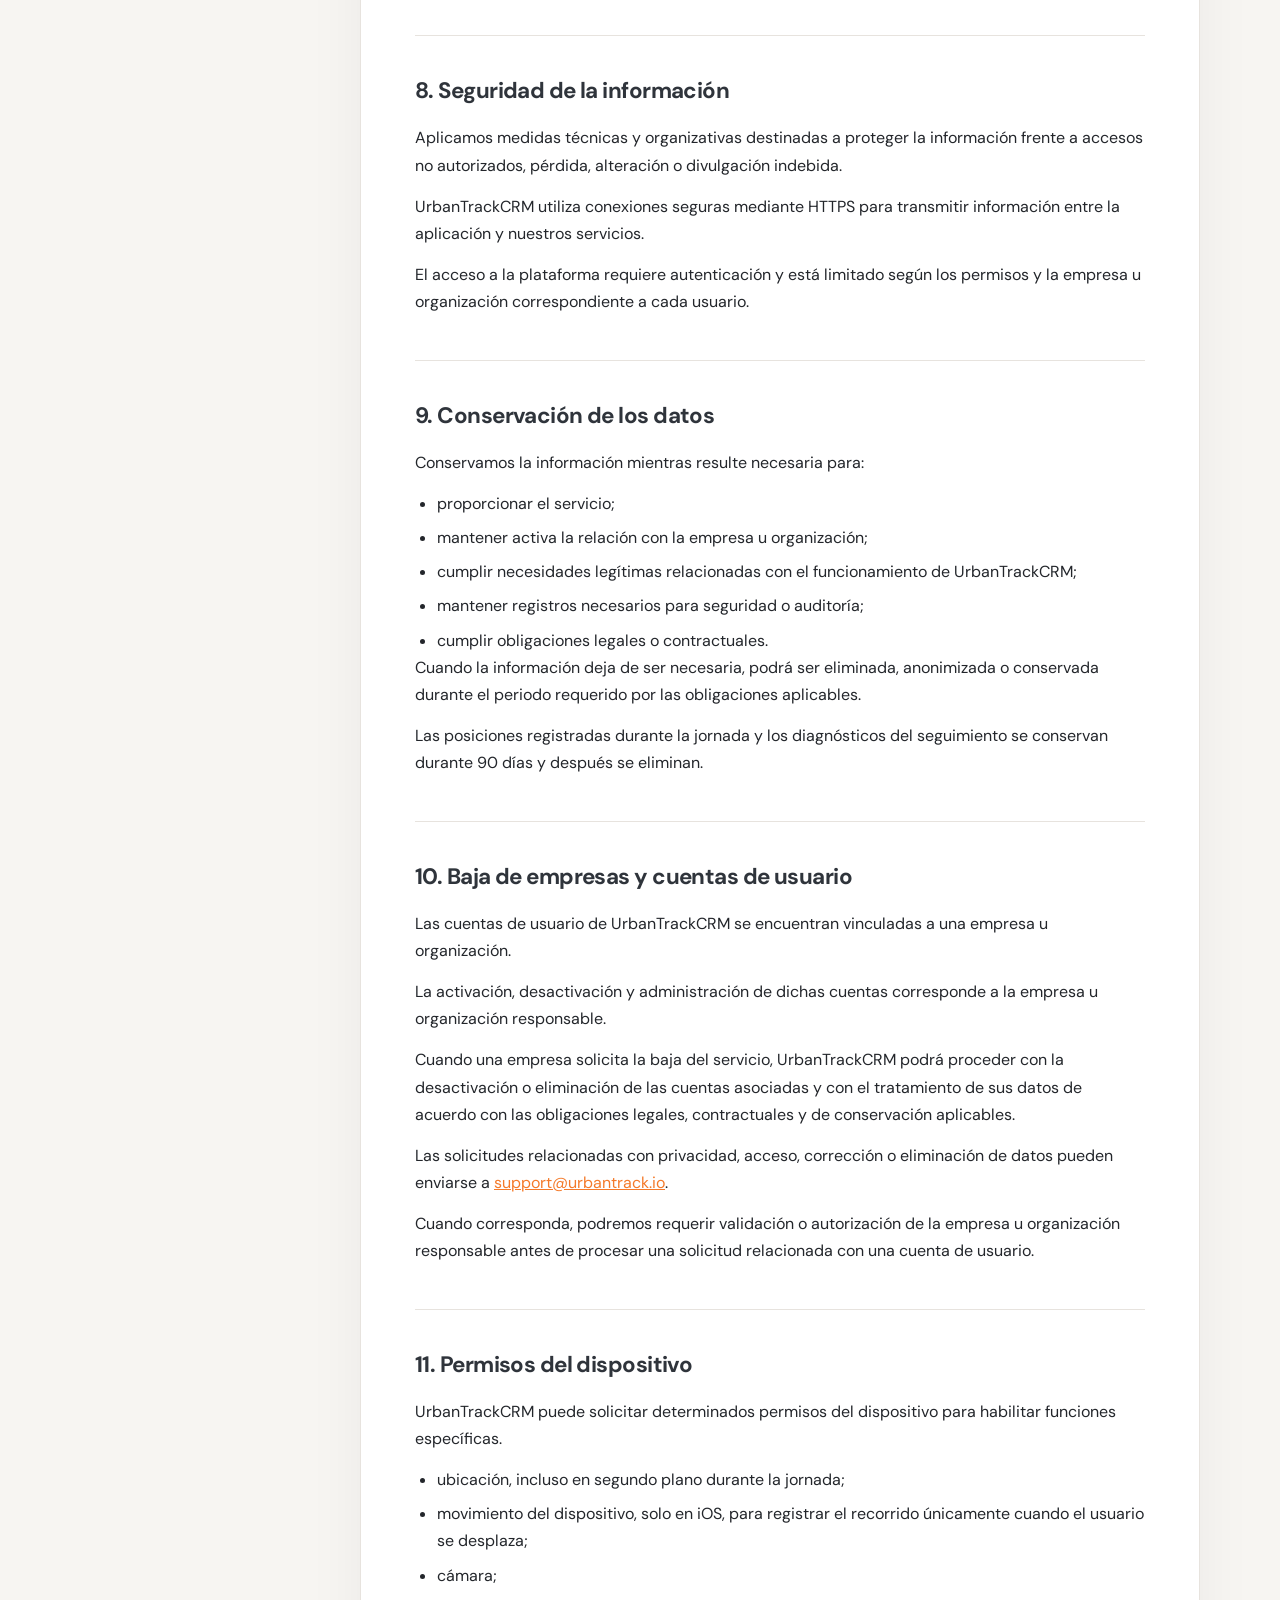
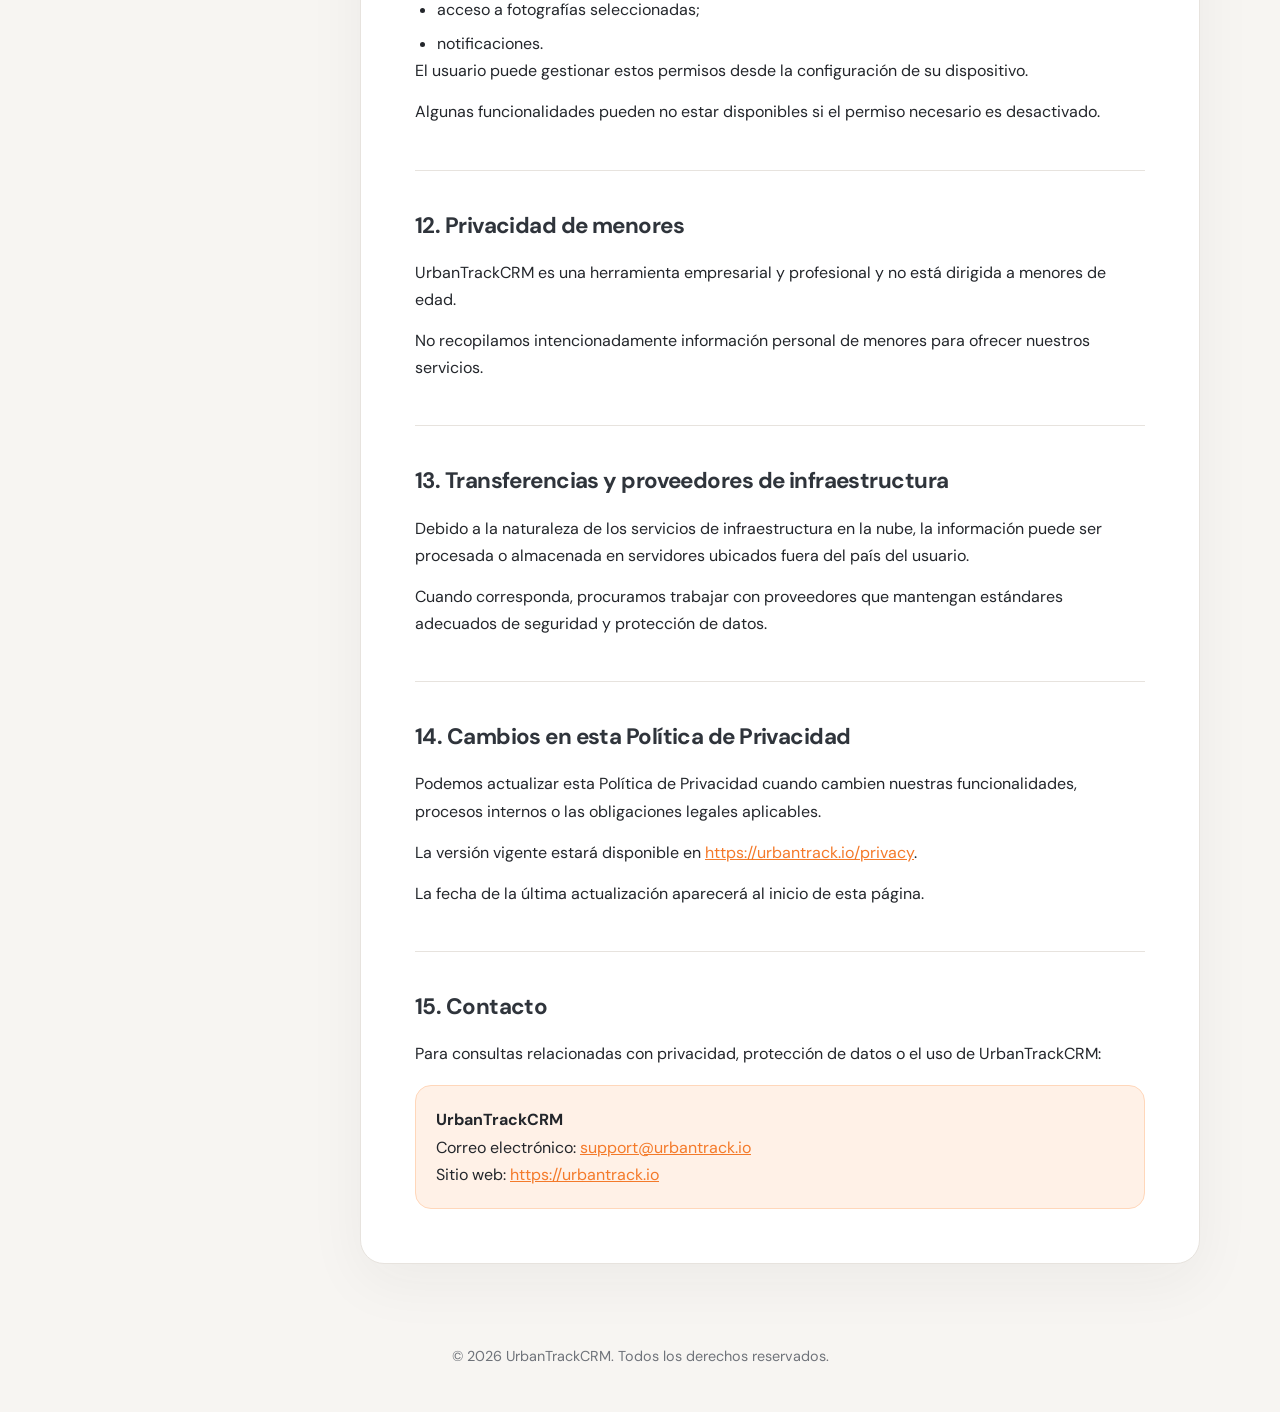
<file: privacy.html>
<!doctype html>
<html lang="es">
  <head>
    <meta charset="UTF-8" />
    <meta name="viewport" content="width=device-width, initial-scale=1.0" />
    <meta
      name="description"
      content="Política de Privacidad de UrbanTrackCRM"
    />
    <meta name="theme-color" content="#ff6b17" />
    <title>Política de Privacidad | UrbanTrack</title>
    <link rel="icon" type="image/png" href="assets/logo-192.png" />
    <link rel="apple-touch-icon" href="assets/logo-192.png" />
    <link rel="preconnect" href="https://fonts.googleapis.com" />
    <link rel="preconnect" href="https://fonts.gstatic.com" crossorigin />
    <link
      href="https://fonts.googleapis.com/css2?family=DM+Sans:wght@400;500;600;700&family=Manrope:wght@700;800&display=swap"
      rel="stylesheet"
    />
    <style>
      :root {
        --bg: #f7f5f2;
        --card: #fff;
        --text: #23262b;
        --muted: #6f737a;
        --line: #e7e3de;
        --orange: #f47a2a;
        --orange-soft: #fff1e7;
        --dark: #2f343b;
      }
      * {
        box-sizing: border-box;
      }
      html {
        scroll-behavior: smooth;
      }
      body {
        margin: 0;
        font-family:
          "DM Sans",
          system-ui,
          -apple-system,
          BlinkMacSystemFont,
          "Segoe UI",
          sans-serif;
        background:
          radial-gradient(
            circle at top right,
            rgba(244, 122, 42, 0.1),
            transparent 28rem
          ),
          var(--bg);
        color: var(--text);
        line-height: 1.7;
      }
      .topbar {
        border-bottom: 1px solid var(--line);
        background: rgba(255, 255, 255, 0.92);
        backdrop-filter: blur(12px);
        position: sticky;
        top: 0;
        z-index: 10;
      }
      .topbar-inner,
      .hero,
      main,
      footer {
        width: min(1120px, calc(100% - 40px));
        margin: 0 auto;
      }
      .topbar-inner {
        min-height: 72px;
        display: flex;
        align-items: center;
        justify-content: space-between;
        gap: 24px;
      }
      .brand {
        display: inline-flex;
        align-items: center;
        gap: 10px;
        font-family: Manrope, sans-serif;
        font-weight: 800;
        font-size: 1.15rem;
        letter-spacing: -0.04em;
        text-decoration: none;
        color: var(--dark);
      }
      .brand img {
        width: 40px;
        height: 40px;
        border-radius: 11px;
        box-shadow: 0 8px 20px rgba(244, 122, 42, 0.2);
      }
      .back-link {
        color: var(--muted);
        text-decoration: none;
        font-size: 0.95rem;
      }
      .hero {
        padding: 72px 0 38px;
      }
      .eyebrow {
        display: inline-block;
        padding: 7px 12px;
        border-radius: 999px;
        background: var(--orange-soft);
        color: #b95513;
        font-size: 0.82rem;
        font-weight: 700;
        margin-bottom: 18px;
      }
      h1 {
        max-width: 760px;
        margin: 0;
        font-size: clamp(2.3rem, 5vw, 4.6rem);
        line-height: 1.02;
        letter-spacing: -0.05em;
        color: var(--dark);
      }
      .hero p {
        max-width: 760px;
        margin: 22px 0 0;
        font-size: 1.08rem;
        color: var(--muted);
      }
      .updated {
        margin-top: 18px;
        font-size: 0.92rem;
        color: var(--muted);
      }
      main {
        padding-bottom: 80px;
      }
      .layout {
        display: grid;
        grid-template-columns: 240px minmax(0, 1fr);
        gap: 40px;
        align-items: start;
      }
      nav.toc {
        position: sticky;
        top: 104px;
        padding: 20px;
        border-radius: 18px;
        border: 1px solid var(--line);
        background: rgba(255, 255, 255, 0.8);
      }
      .toc strong {
        display: block;
        margin-bottom: 12px;
        font-size: 0.95rem;
      }
      .toc a {
        display: block;
        padding: 7px 0;
        color: var(--muted);
        text-decoration: none;
        font-size: 0.9rem;
      }
      .toc a:hover {
        color: var(--orange);
      }
      article {
        background: var(--card);
        border: 1px solid var(--line);
        border-radius: 24px;
        padding: clamp(24px, 5vw, 54px);
        box-shadow: 0 18px 60px rgba(37, 39, 43, 0.05);
      }
      section + section {
        margin-top: 44px;
        padding-top: 36px;
        border-top: 1px solid var(--line);
      }
      h2 {
        margin: 0 0 14px;
        font-size: 1.4rem;
        letter-spacing: -0.025em;
        color: var(--dark);
      }
      h3 {
        margin: 24px 0 10px;
        font-size: 1.05rem;
        color: var(--dark);
      }
      p {
        margin: 0 0 14px;
      }
      ul {
        margin: 12px 0 0;
        padding-left: 22px;
      }
      li + li {
        margin-top: 7px;
      }
      a {
        color: var(--orange);
      }
      .contact {
        margin-top: 18px;
        padding: 20px;
        border-radius: 16px;
        background: var(--orange-soft);
        border: 1px solid #ffd7ba;
      }
      footer {
        padding: 0 0 44px;
        color: var(--muted);
        font-size: 0.9rem;
        text-align: center;
      }
      @media (max-width: 860px) {
        .layout {
          grid-template-columns: 1fr;
        }
        nav.toc {
          display: none;
        }
        .hero {
          padding-top: 52px;
        }
        article {
          border-radius: 20px;
        }
        .topbar-inner,
        .hero,
        main,
        footer {
          width: min(100% - 28px, 1120px);
        }
      }
    </style>
  </head>
  <body>
    <header class="topbar">
      <div class="topbar-inner">
        <a class="brand" href="/"
          ><img src="assets/logo-192.png" alt="" width="40" height="40" />UrbanTrackCRM</a
        ><a class="back-link" href="/">Volver al sitio</a>
      </div>
    </header>
    <section class="hero">
      <span class="eyebrow">Privacidad y protección de datos</span>
      <h1>Política de Privacidad de UrbanTrackCRM</h1>
      <p>
        Esta Política de Privacidad explica qué información puede recopilar
        UrbanTrackCRM, cómo se utiliza, cómo se protege y qué opciones existen
        respecto de dichos datos.
      </p>
      <div class="updated">Última actualización: 23 de octubre de 2026</div>
    </section>
    <main>
      <div class="layout">
        <nav class="toc" aria-label="Contenido">
          <strong>Contenido</strong><a href="#cuentas">1. Cuentas</a
          ><a href="#informacion">2. Información recopilada</a
          ><a href="#ubicacion">3. Ubicación</a
          ><a href="#fotos">4. Cámara y fotografías</a
          ><a href="#tecnica">5. Información técnica</a
          ><a href="#uso">6. Uso de la información</a
          ><a href="#comparticion">7. Compartición</a
          ><a href="#seguridad">8. Seguridad</a
          ><a href="#conservacion">9. Conservación</a
          ><a href="#baja">10. Baja de empresas y cuentas</a
          ><a href="#permisos">11. Permisos</a><a href="#menores">12. Menores</a
          ><a href="#transferencias">13. Infraestructura</a
          ><a href="#cambios">14. Cambios</a
          ><a href="#contacto">15. Contacto</a>
        </nav>
        <article>
          <section id="cuentas">
            <h2>1. Creación y administración de cuentas</h2>
            <p>
              UrbanTrackCRM es una plataforma destinada a empresas y
              organizaciones para la gestión de sus equipos y actividades
              comerciales en campo.
            </p>
            <p>
              Las cuentas de usuario son creadas, habilitadas y administradas
              por la empresa u organización que utiliza el servicio.
            </p>
            <p>
              Los usuarios no crean cuentas de forma independiente desde la
              aplicación.
            </p>
            <p>
              La empresa u organización correspondiente puede gestionar el
              acceso, la desactivación o la baja de sus usuarios de acuerdo con
              sus necesidades y políticas internas.
            </p>
          </section>
          <section id="informacion">
            <h2>2. Información que recopilamos</h2>
            <p>
              UrbanTrackCRM puede recopilar y procesar información necesaria
              para proporcionar sus funcionalidades.
            </p>
            <h3>Información de cuenta</h3>
            <ul>
              <li>nombre;</li>
              <li>dirección de correo electrónico;</li>
              <li>identificadores internos de usuario;</li>
              <li>identificadores de la empresa u organización;</li>
              <li>
                información necesaria para la autenticación y gestión de sesión.
              </li>
            </ul>
            <p>Las contraseñas no se almacenan en texto plano.</p>
            <h3>Información comercial registrada en UrbanTrackCRM</h3>
            <ul>
              <li>clientes;</li>
              <li>contactos;</li>
              <li>obras o proyectos;</li>
              <li>direcciones;</li>
              <li>notas;</li>
              <li>recordatorios;</li>
              <li>estados de clientes y proyectos;</li>
              <li>visitas;</li>
              <li>fechas y horarios;</li>
              <li>resultados de visitas;</li>
              <li>información de seguimiento;</li>
              <li>fotografías asociadas a clientes, obras o visitas.</li>
            </ul>
            <p>
              Esta información es proporcionada por el usuario o por la empresa
              u organización a la que pertenece.
            </p>
          </section>
          <section id="ubicacion">
            <h2>3. Información de ubicación</h2>
            <p>
              UrbanTrackCRM puede utilizar información de ubicación para
              determinadas funcionalidades relacionadas con el trabajo en campo.
            </p>
            <p>La ubicación puede utilizarse para:</p>
            <ul>
              <li>registrar el inicio o finalización de una jornada;</li>
              <li>
                registrar el lugar de inicio o finalización de una visita;
              </li>
              <li>asociar una actividad con su ubicación;</li>
              <li>mostrar ubicaciones de clientes u obras;</li>
              <li>facilitar funcionalidades de mapas;</li>
              <li>registrar actividades realizadas en campo.</li>
            </ul>
            <p>
              UrbanTrackCRM solicita acceso a la ubicación únicamente cuando
              resulta necesario para las funcionalidades habilitadas.
            </p>
            <h3>Seguimiento durante la jornada</h3>
            <p>
              Mientras el vendedor tiene una jornada abierta, la aplicación
              registra su ubicación precisa de forma continua, también cuando la
              app está cerrada o en segundo plano y con la pantalla bloqueada.
              Las posiciones se envían al servidor de seguimiento de la empresa
              y se utilizan para registrar el recorrido y mostrarlo en "Mis
              rutas" al propio vendedor y a la empresa.
            </p>
            <p>
              El registro comienza solo después de que el vendedor acepta el
              aviso de ubicación dentro de la aplicación y concede el permiso
              correspondiente, y se detiene al finalizar la jornada o al cerrar
              sesión. En Android se muestra una notificación mientras el
              seguimiento está activo.
            </p>
            <p>
              Las posiciones y los registros técnicos del seguimiento se
              conservan durante 90 días y después se eliminan.
            </p>
            <p>
              La información de ubicación no se vende ni se utiliza para
              publicidad dirigida.
            </p>
          </section>
          <section id="fotos">
            <h2>4. Cámara y fotografías</h2>
            <p>
              UrbanTrackCRM puede solicitar acceso a la cámara o permitir que el
              usuario seleccione fotografías desde su dispositivo.
            </p>
            <p>
              Estas funciones se utilizan para permitir que el usuario registre
              y adjunte fotografías relacionadas con su actividad profesional,
              por ejemplo:
            </p>
            <ul>
              <li>evidencia de una visita;</li>
              <li>fotografías de una obra o proyecto;</li>
              <li>imágenes relacionadas con un cliente o actividad.</li>
            </ul>
            <p>
              UrbanTrackCRM no utiliza las fotografías del usuario con fines
              publicitarios.
            </p>
          </section>
          <section id="tecnica">
            <h2>5. Información técnica</h2>
            <p>
              Para mantener el funcionamiento, seguridad y estabilidad del
              servicio, podemos procesar determinada información técnica,
              incluyendo:
            </p>
            <ul>
              <li>fecha y hora de solicitudes;</li>
              <li>identificadores técnicos necesarios para sincronización;</li>
              <li>versión de la aplicación;</li>
              <li>información relacionada con errores o fallos;</li>
              <li>
                información necesaria para prevenir operaciones duplicadas;
              </li>
              <li>
                información necesaria para mantener la integridad de los datos;
              </li>
              <li>
                un identificador de instalación generado por la aplicación, que
                no es el identificador de publicidad del dispositivo;
              </li>
              <li>
                diagnósticos del seguimiento de la jornada: estado de permisos,
                GPS y batería, fabricante y modelo del dispositivo y registros
                técnicos que pueden incluir posiciones.
              </li>
            </ul>
            <p>
              Esta información se utiliza para operar, proteger y mejorar
              UrbanTrackCRM.
            </p>
          </section>
          <section id="uso">
            <h2>6. Cómo utilizamos la información</h2>
            <ul>
              <li>proporcionar las funcionalidades de UrbanTrackCRM;</li>
              <li>autenticar usuarios;</li>
              <li>gestionar clientes, obras, visitas y actividades;</li>
              <li>
                sincronizar información entre la aplicación y nuestros
                servicios;
              </li>
              <li>registrar actividades realizadas en campo;</li>
              <li>mostrar mapas y ubicaciones;</li>
              <li>almacenar fotografías enviadas por el usuario;</li>
              <li>gestionar notas y recordatorios;</li>
              <li>proporcionar soporte técnico;</li>
              <li>detectar errores;</li>
              <li>mejorar la estabilidad y seguridad del servicio;</li>
              <li>cumplir obligaciones legales cuando corresponda.</li>
            </ul>
            <p>
              UrbanTrackCRM no utiliza la información personal recopilada
              mediante la aplicación para publicidad dirigida.
            </p>
          </section>
          <section id="comparticion">
            <h2>7. Compartición de información</h2>
            <p>UrbanTrackCRM no vende información personal de sus usuarios.</p>
            <p>
              La información puede ser procesada por proveedores tecnológicos
              necesarios para operar el servicio, incluyendo servicios de:
            </p>
            <ul>
              <li>infraestructura y alojamiento en la nube;</li>
              <li>bases de datos;</li>
              <li>almacenamiento de fotografías;</li>
              <li>servicios de mapas y ubicación;</li>
              <li>envío de comunicaciones;</li>
              <li>monitoreo técnico y diagnóstico de errores.</li>
            </ul>
            <p>
              Estos proveedores reciben únicamente la información necesaria para
              prestar los servicios correspondientes y deben tratarla de acuerdo
              con las obligaciones de seguridad y confidencialidad aplicables.
            </p>
            <p>
              También podremos divulgar información cuando sea necesario para
              cumplir una obligación legal, orden judicial o requerimiento
              válido de una autoridad competente.
            </p>
          </section>
          <section id="seguridad">
            <h2>8. Seguridad de la información</h2>
            <p>
              Aplicamos medidas técnicas y organizativas destinadas a proteger
              la información frente a accesos no autorizados, pérdida,
              alteración o divulgación indebida.
            </p>
            <p>
              UrbanTrackCRM utiliza conexiones seguras mediante HTTPS para
              transmitir información entre la aplicación y nuestros servicios.
            </p>
            <p>
              El acceso a la plataforma requiere autenticación y está limitado
              según los permisos y la empresa u organización correspondiente a
              cada usuario.
            </p>
          </section>
          <section id="conservacion">
            <h2>9. Conservación de los datos</h2>
            <p>Conservamos la información mientras resulte necesaria para:</p>
            <ul>
              <li>proporcionar el servicio;</li>
              <li>
                mantener activa la relación con la empresa u organización;
              </li>
              <li>
                cumplir necesidades legítimas relacionadas con el funcionamiento
                de UrbanTrackCRM;
              </li>
              <li>mantener registros necesarios para seguridad o auditoría;</li>
              <li>cumplir obligaciones legales o contractuales.</li>
            </ul>
            <p>
              Cuando la información deja de ser necesaria, podrá ser eliminada,
              anonimizada o conservada durante el periodo requerido por las
              obligaciones aplicables.
            </p>
            <p>
              Las posiciones registradas durante la jornada y los diagnósticos
              del seguimiento se conservan durante 90 días y después se
              eliminan.
            </p>
          </section>
          <section id="baja">
            <h2>10. Baja de empresas y cuentas de usuario</h2>
            <p>
              Las cuentas de usuario de UrbanTrackCRM se encuentran vinculadas a
              una empresa u organización.
            </p>
            <p>
              La activación, desactivación y administración de dichas cuentas
              corresponde a la empresa u organización responsable.
            </p>
            <p>
              Cuando una empresa solicita la baja del servicio, UrbanTrackCRM
              podrá proceder con la desactivación o eliminación de las cuentas
              asociadas y con el tratamiento de sus datos de acuerdo con las
              obligaciones legales, contractuales y de conservación aplicables.
            </p>
            <p>
              Las solicitudes relacionadas con privacidad, acceso, corrección o
              eliminación de datos pueden enviarse a
              <a href="mailto:support@urbantrack.io">support@urbantrack.io</a>.
            </p>
            <p>
              Cuando corresponda, podremos requerir validación o autorización de
              la empresa u organización responsable antes de procesar una
              solicitud relacionada con una cuenta de usuario.
            </p>
          </section>
          <section id="permisos">
            <h2>11. Permisos del dispositivo</h2>
            <p>
              UrbanTrackCRM puede solicitar determinados permisos del
              dispositivo para habilitar funciones específicas.
            </p>
            <ul>
              <li>ubicación, incluso en segundo plano durante la jornada;</li>
              <li>
                movimiento del dispositivo, solo en iOS, para registrar el
                recorrido únicamente cuando el usuario se desplaza;
              </li>
              <li>cámara;</li>
              <li>acceso a fotografías seleccionadas;</li>
              <li>notificaciones.</li>
            </ul>
            <p>
              El usuario puede gestionar estos permisos desde la configuración
              de su dispositivo.
            </p>
            <p>
              Algunas funcionalidades pueden no estar disponibles si el permiso
              necesario es desactivado.
            </p>
          </section>
          <section id="menores">
            <h2>12. Privacidad de menores</h2>
            <p>
              UrbanTrackCRM es una herramienta empresarial y profesional y no
              está dirigida a menores de edad.
            </p>
            <p>
              No recopilamos intencionadamente información personal de menores
              para ofrecer nuestros servicios.
            </p>
          </section>
          <section id="transferencias">
            <h2>13. Transferencias y proveedores de infraestructura</h2>
            <p>
              Debido a la naturaleza de los servicios de infraestructura en la
              nube, la información puede ser procesada o almacenada en
              servidores ubicados fuera del país del usuario.
            </p>
            <p>
              Cuando corresponda, procuramos trabajar con proveedores que
              mantengan estándares adecuados de seguridad y protección de datos.
            </p>
          </section>
          <section id="cambios">
            <h2>14. Cambios en esta Política de Privacidad</h2>
            <p>
              Podemos actualizar esta Política de Privacidad cuando cambien
              nuestras funcionalidades, procesos internos o las obligaciones
              legales aplicables.
            </p>
            <p>
              La versión vigente estará disponible en
              <a href="https://urbantrack.io/privacy"
                >https://urbantrack.io/privacy</a
              >.
            </p>
            <p>
              La fecha de la última actualización aparecerá al inicio de esta
              página.
            </p>
          </section>
          <section id="contacto">
            <h2>15. Contacto</h2>
            <p>
              Para consultas relacionadas con privacidad, protección de datos o
              el uso de UrbanTrackCRM:
            </p>
            <div class="contact">
              <strong>UrbanTrackCRM</strong><br />Correo electrónico:
              <a href="mailto:support@urbantrack.io">support@urbantrack.io</a
              ><br />Sitio web:
              <a href="https://urbantrack.io">https://urbantrack.io</a>
            </div>
          </section>
        </article>
      </div>
    </main>
    <footer>© 2026 UrbanTrackCRM. Todos los derechos reservados.</footer>
  </body>
</html>
</file>
<file: styles.css>
:root {
  --orange: #ff6b17;
  --orange-dark: #e95507;
  --ink: #151515;
  --cream: #f7f5f0;
  --white: #fff;
  --muted: #696969;
  --line: #dedbd4;
  --green: #1e9d65;
  --blue: #496ee8;
  --max: 1180px;
}
* {
  box-sizing: border-box;
}
html {
  scroll-behavior: smooth;
}
body {
  margin: 0;
  background: var(--cream);
  color: var(--ink);
  font-family: "DM Sans", system-ui, sans-serif;
  line-height: 1.55;
  -webkit-font-smoothing: antialiased;
}
img {
  display: block;
  max-width: 100%;
}
a {
  color: inherit;
  text-decoration: none;
}
button,
a {
  -webkit-tap-highlight-color: transparent;
}
.container {
  width: min(calc(100% - 48px), var(--max));
  margin-inline: auto;
}
.skip-link {
  position: fixed;
  top: -100px;
  left: 16px;
  z-index: 200;
  padding: 10px 16px;
  background: #fff;
  border-radius: 8px;
}
.skip-link:focus {
  top: 12px;
}
h1,
h2,
h3,
p {
  margin-top: 0;
}
h1,
h2,
h3,
.brand {
  font-family: Manrope, system-ui, sans-serif;
}
h1 {
  margin-bottom: 26px;
  font-size: clamp(3.25rem, 6.8vw, 6rem);
  line-height: 0.96;
  letter-spacing: -0.07em;
}
h2 {
  margin-bottom: 0;
  font-size: clamp(2.35rem, 4.6vw, 4.6rem);
  line-height: 1.03;
  letter-spacing: -0.055em;
}
h1 em,
h2 em {
  color: var(--orange);
  font-style: normal;
}
.site-header {
  position: sticky;
  top: 0;
  z-index: 100;
  border-bottom: 1px solid rgba(21, 21, 21, 0.1);
  background: rgba(247, 245, 240, 0.9);
  backdrop-filter: blur(18px);
}
.nav {
  min-height: 78px;
  display: flex;
  align-items: center;
  justify-content: space-between;
  gap: 28px;
}
.brand {
  display: inline-flex;
  align-items: center;
  gap: 11px;
  font-size: 1.25rem;
  font-weight: 800;
  letter-spacing: -0.04em;
}
.brand img {
  width: 42px;
  height: 42px;
  border-radius: 12px;
  box-shadow: 0 8px 20px rgba(255, 107, 23, 0.2);
}
.nav-links {
  display: flex;
  align-items: center;
  gap: 34px;
  color: #4d4d4d;
  font-size: 0.9rem;
  font-weight: 600;
}
.nav-links a {
  transition: color 0.2s;
}
.nav-links a:hover {
  color: var(--orange);
}
.nav-actions {
  display: flex;
  align-items: center;
  gap: 10px;
}
.nav-actions .button {
  white-space: nowrap;
}
.menu-toggle {
  display: none;
  width: 44px;
  height: 44px;
  padding: 0;
  border: 1px solid rgba(21, 21, 21, 0.14);
  border-radius: 10px;
  background: #fff;
  cursor: pointer;
  place-content: center;
  gap: 4px;
}
.menu-toggle span {
  display: block;
  width: 18px;
  height: 2px;
  border-radius: 2px;
  background: var(--ink);
  transition:
    transform 0.2s,
    opacity 0.2s;
}
.menu-open .menu-toggle span:nth-child(1) {
  transform: translateY(6px) rotate(45deg);
}
.menu-open .menu-toggle span:nth-child(2) {
  opacity: 0;
}
.menu-open .menu-toggle span:nth-child(3) {
  transform: translateY(-6px) rotate(-45deg);
}
.button {
  display: inline-flex;
  align-items: center;
  justify-content: center;
  gap: 12px;
  min-height: 54px;
  padding: 0 22px;
  border: 1px solid transparent;
  border-radius: 10px;
  font-weight: 700;
  transition:
    transform 0.2s,
    box-shadow 0.2s,
    background 0.2s;
}
.button:hover {
  transform: translateY(-2px);
}
.button-small {
  min-height: 44px;
  padding-inline: 18px;
  font-size: 0.88rem;
}
.button-dark {
  background: var(--ink);
  color: #fff;
}
.button-dark:hover {
  background: #000;
  box-shadow: 0 10px 24px rgba(0, 0, 0, 0.16);
}
.button-ghost {
  border-color: rgba(21, 21, 21, 0.18);
  background: transparent;
  color: var(--ink);
}
.button-ghost:hover {
  border-color: var(--ink);
  background: #fff;
}
.button-primary {
  background: var(--orange);
  color: #fff;
  box-shadow: 0 16px 35px rgba(255, 107, 23, 0.24);
}
.button-primary:hover {
  background: var(--orange-dark);
  box-shadow: 0 18px 40px rgba(255, 107, 23, 0.32);
}
.button-white {
  background: #fff;
  color: var(--ink);
  white-space: nowrap;
}
.hero {
  position: relative;
  overflow: hidden;
  padding: 96px 0 0;
}
.hero-glow {
  position: absolute;
  width: 580px;
  height: 580px;
  right: -190px;
  top: -160px;
  border-radius: 50%;
  background: rgba(255, 107, 23, 0.07);
  pointer-events: none;
}
.hero-grid {
  position: relative;
  display: grid;
  grid-template-columns: 0.9fr 1.1fr;
  align-items: center;
  gap: 64px;
}
.eyebrow,
.section-index {
  display: inline-flex;
  align-items: center;
  gap: 9px;
  color: #595959;
  font-size: 0.72rem;
  font-weight: 800;
  letter-spacing: 0.14em;
  text-transform: uppercase;
}
.eyebrow {
  margin-bottom: 24px;
}
.eyebrow span {
  width: 8px;
  height: 8px;
  border-radius: 50%;
  background: var(--orange);
  box-shadow: 0 0 0 5px rgba(255, 107, 23, 0.13);
}
.hero-copy > p {
  max-width: 570px;
  margin-bottom: 30px;
  color: #5e5e5e;
  font-size: 1.16rem;
}
.hero-actions {
  display: flex;
  align-items: center;
  gap: 24px;
}
.text-link {
  padding: 10px 0;
  border-bottom: 1px solid #aaa;
  font-size: 0.92rem;
  font-weight: 700;
}
.hero-proof {
  display: flex;
  flex-wrap: wrap;
  gap: 18px 24px;
  margin-top: 34px;
  color: #5c5c5c;
  font-size: 0.79rem;
}
.hero-proof span {
  display: inline-flex;
  align-items: center;
  gap: 7px;
}
.hero-proof i {
  display: inline-grid;
  width: 18px;
  height: 18px;
  place-items: center;
  border-radius: 50%;
  background: #e8eee9;
  color: var(--green);
  font-style: normal;
  font-weight: 800;
}
.product-stage {
  position: relative;
  min-height: 545px;
  display: flex;
  align-items: center;
}
.stage-ring {
  position: absolute;
  border: 1px solid rgba(255, 107, 23, 0.2);
  border-radius: 50%;
}
.ring-one {
  width: 460px;
  height: 460px;
  right: -80px;
  top: 20px;
}
.ring-two {
  width: 320px;
  height: 320px;
  right: -10px;
  top: 90px;
}
.dashboard-card {
  position: relative;
  z-index: 2;
  width: 660px;
  min-height: 422px;
  display: grid;
  grid-template-columns: 120px 1fr;
  overflow: hidden;
  border: 1px solid rgba(0, 0, 0, 0.1);
  border-radius: 20px;
  background: #fff;
  box-shadow: 0 35px 80px rgba(33, 28, 24, 0.16);
  transform: perspective(1100px) rotateY(-3deg) rotateX(1deg);
}
/* Panel del hero: replica el Resumen de la app web (barra lateral azul marino,
   fondo gris claro, tarjetas blancas con ícono naranja). */
.app-sidebar {
  padding: 16px 9px;
  background: #0f1b2e;
  color: rgba(255, 255, 255, 0.7);
}
.app-brand {
  display: flex;
  align-items: center;
  gap: 7px;
  margin: 0 0 16px 4px;
}
.app-brand img {
  width: 24px;
  height: 24px;
  border-radius: 7px;
}
.app-brand b {
  color: #fff;
  font:
    800 0.66rem Manrope,
    sans-serif;
}
.app-nav-label {
  display: block;
  margin: 11px 0 4px 7px;
  color: rgba(255, 255, 255, 0.42);
  font-size: 0.42rem;
  font-weight: 700;
  letter-spacing: 0.1em;
  text-transform: uppercase;
}
.app-nav {
  display: flex;
  align-items: center;
  gap: 7px;
  margin-bottom: 2px;
  padding: 6px 7px;
  border-radius: 6px;
  font-size: 0.56rem;
  font-weight: 600;
}
.app-nav i {
  width: 7px;
  height: 7px;
  border: 1.5px solid currentColor;
  border-radius: 2px;
  opacity: 0.8;
}
.app-nav.active {
  background: rgba(255, 255, 255, 0.11);
  box-shadow: inset 2px 0 0 #f97316;
  color: #fff;
}
.app-nav.active i {
  border-color: #f97316;
  background: #f97316;
}
.app-main {
  padding: 14px 18px 18px;
  background: #f4f6f9;
  color: #0f172a;
}
.app-topbar {
  display: flex;
  align-items: center;
  justify-content: space-between;
  margin: -14px -18px 14px;
  padding: 9px 18px;
  border-bottom: 1px solid #e2e7ee;
  background: #fff;
  color: #5b6475;
  font-size: 0.55rem;
  font-weight: 600;
}
.avatar {
  display: grid;
  width: 24px;
  height: 24px;
  place-items: center;
  border-radius: 50%;
  background: #fff4ec;
  color: #c2410c;
  font-size: 0.5rem;
  font-weight: 800;
}
.app-greeting strong,
.app-greeting small {
  display: block;
}
.app-greeting strong {
  font:
    800 1.02rem Manrope,
    sans-serif;
  letter-spacing: -0.02em;
}
.app-greeting small {
  margin-top: 2px;
  color: #8a93a3;
  font-size: 0.55rem;
}
.app-metrics {
  display: grid;
  grid-template-columns: repeat(4, 1fr);
  gap: 8px;
  margin-top: 12px;
}
.app-metrics article,
.app-panel {
  border: 1px solid #e2e7ee;
  border-radius: 10px;
  background: #fff;
  box-shadow: 0 1px 2px rgba(15, 23, 42, 0.05);
}
.app-metrics article {
  padding: 10px;
}
.app-metric-icon {
  display: grid;
  width: 22px;
  height: 22px;
  margin-bottom: 8px;
  place-items: center;
  border-radius: 6px;
  background: #fff4ec;
}
.app-metric-icon svg {
  width: 13px;
  height: 13px;
  fill: none;
  stroke: #f97316;
  stroke-width: 2;
  stroke-linecap: round;
  stroke-linejoin: round;
}
.app-metrics small {
  display: block;
  overflow: hidden;
  color: #5b6475;
  font-size: 0.5rem;
  text-overflow: ellipsis;
  white-space: nowrap;
}
.app-metrics b {
  display: block;
  margin-top: 3px;
  font:
    800 1.15rem Manrope,
    sans-serif;
}
.app-lower {
  display: grid;
  grid-template-columns: 1.25fr 0.95fr;
  gap: 8px;
  margin-top: 8px;
}
.app-panel {
  min-height: 178px;
  padding: 11px;
}
.app-panel-heading {
  display: flex;
  align-items: center;
  justify-content: space-between;
  margin-bottom: 8px;
}
.app-panel-heading strong {
  font-size: 0.62rem;
}
.app-panel-heading small {
  color: #c2410c;
  font-size: 0.48rem;
  font-weight: 700;
}
.app-map {
  display: block;
  width: 100%;
  height: auto;
  border-radius: 7px;
}
.map-water {
  fill: none;
  stroke: #d8e6f3;
  stroke-width: 26;
}
.map-road {
  fill: none;
  stroke: #fff;
  stroke-width: 6;
}
.map-road.thin {
  stroke-width: 3;
}
.map-route {
  fill: none;
  stroke: #f97316;
  stroke-width: 3;
  stroke-dasharray: 6 5;
  stroke-linecap: round;
}
.pin {
  stroke: #fff;
  stroke-width: 3;
}
.pin.green {
  fill: #10b981;
}
.pin.orange {
  fill: #f97316;
}
.pin.blue {
  fill: #2563eb;
}
.pin.muted {
  fill: #8a93a3;
}
.app-event {
  display: flex;
  align-items: flex-start;
  gap: 8px;
  padding: 8px 0;
  border-bottom: 1px solid #f1f4f8;
}
.app-event:last-child {
  border-bottom: 0;
}
.app-event i {
  flex: 0 0 auto;
  width: 9px;
  height: 9px;
  margin-top: 2px;
  border: 2px solid #fff;
  border-radius: 50%;
  box-shadow: 0 0 0 1px #dfe5ec;
}
.app-event i.green {
  background: #10b981;
}
.app-event i.orange {
  background: #f97316;
}
.app-event i.blue {
  background: #2563eb;
}
.app-event span {
  min-width: 0;
}
.app-event b,
.app-event small {
  display: block;
  overflow: hidden;
  text-overflow: ellipsis;
  white-space: nowrap;
}
.app-event b {
  font-size: 0.56rem;
}
.app-event small {
  color: #8a93a3;
  font-size: 0.48rem;
}
.floating-status {
  position: absolute;
  z-index: 4;
  right: -18px;
  bottom: 30px;
  display: flex;
  align-items: center;
  gap: 10px;
  padding: 12px 17px;
  border-radius: 12px;
  background: #fff;
  box-shadow: 0 16px 38px rgba(0, 0, 0, 0.16);
}
.status-icon {
  display: grid;
  width: 28px;
  height: 28px;
  place-items: center;
  border-radius: 50%;
  background: #e7f5ed;
  color: var(--green);
  font-weight: 800;
}
.floating-status small,
.floating-status strong {
  display: block;
}
.floating-status small {
  color: #999;
  font-size: 0.55rem;
}
.floating-status strong {
  font-size: 0.68rem;
}
.hero-strip {
  min-height: 100px;
  display: flex;
  align-items: center;
  justify-content: center;
  gap: 28px;
  margin-top: 68px;
  border-top: 1px solid var(--line);
  color: #696969;
  font-size: 0.84rem;
}
.hero-strip b {
  color: #2e2e2e;
  font-size: 0.93rem;
}
.hero-strip i {
  width: 4px;
  height: 4px;
  border-radius: 50%;
  background: var(--orange);
}
.section {
  padding: 120px 0;
}
.split-heading {
  display: grid;
  grid-template-columns: 1.45fr 0.55fr;
  align-items: end;
  gap: 72px;
}
.section-index {
  margin-bottom: 24px;
  color: var(--orange);
}
.split-heading > p {
  max-width: 390px;
  margin-bottom: 6px;
  color: var(--muted);
  font-size: 1.05rem;
}
.problem-section {
  border-top: 1px solid var(--line);
  background: #efede7;
}
.problem-grid {
  display: grid;
  grid-template-columns: repeat(3, 1fr);
  gap: 0;
  margin-top: 72px;
  border-top: 1px solid #cbc7bf;
}
.problem-grid article {
  position: relative;
  min-height: 290px;
  padding: 34px 38px 20px 0;
  border-right: 1px solid #cbc7bf;
}
.problem-grid article + article {
  padding-left: 38px;
}
.problem-grid article:last-child {
  border-right: 0;
}
.problem-grid article > span {
  display: block;
  color: var(--orange-dark);
  font:
    700 clamp(2.5rem, 4vw, 3.5rem) / 1 Manrope,
    sans-serif;
  letter-spacing: -0.04em;
}
.problem-grid h3 {
  max-width: 300px;
  margin: 40px 0 12px;
  font-size: 1.35rem;
  letter-spacing: -0.035em;
}
.problem-grid p {
  max-width: 300px;
  color: var(--muted);
  font-size: 0.92rem;
}
.problem-cta {
  display: flex;
  flex-wrap: wrap;
  align-items: center;
  justify-content: space-between;
  gap: 20px 32px;
  margin-top: 48px;
  padding-top: 32px;
  border-top: 1px solid #cbc7bf;
}
.problem-cta p {
  max-width: 560px;
  margin: 0;
  color: #4e4b47;
  font-size: 1.05rem;
}
.problem-cta strong {
  color: var(--ink);
}
.product-section {
  overflow: hidden;
  background: var(--ink);
  color: #fff;
}
.product-grid {
  display: grid;
  grid-template-columns: 0.85fr 1.15fr;
  align-items: center;
  gap: 110px;
}
.phone-column {
  position: relative;
  min-height: 650px;
  display: flex;
  align-items: center;
  justify-content: center;
}
.phone-orbit {
  position: absolute;
  width: 570px;
  height: 570px;
  border: 1px solid rgba(255, 255, 255, 0.1);
  border-radius: 50%;
  box-shadow:
    0 0 0 70px rgba(255, 255, 255, 0.025),
    0 0 0 140px rgba(255, 255, 255, 0.018);
}
.phone-shell {
  position: relative;
  z-index: 2;
  width: 288px;
  padding: 12px;
  border: 5px solid #303030;
  border-radius: 42px;
  background: #090909;
  box-shadow: 0 35px 80px rgba(0, 0, 0, 0.5);
  transform: rotate(-3deg);
}
/* Pantalla del teléfono: recorrido del día con el estilo de la app. */
.route-screen {
  overflow: hidden;
  border-radius: 27px;
  background: #f4f6f9;
  color: #0f172a;
}
.route-status {
  display: flex;
  justify-content: space-between;
  padding: 10px 20px 0;
  font-size: 0.6rem;
  font-weight: 700;
}
.route-header {
  padding: 18px 16px 12px;
  background: #fff;
  border-bottom: 1px solid #e2e7ee;
}
.route-header small,
.route-header strong {
  display: block;
}
.route-header small {
  color: #c2410c;
  font-size: 0.6rem;
  font-weight: 700;
  letter-spacing: 0.06em;
  text-transform: uppercase;
}
.route-header strong {
  margin-top: 2px;
  font:
    800 1.05rem Manrope,
    sans-serif;
}
.route-stats {
  display: flex;
  gap: 6px;
  margin-top: 10px;
}
.route-stats span {
  flex: 1;
  padding: 6px 4px;
  border-radius: 8px;
  background: #fff4ec;
  color: #5b6475;
  font-size: 0.55rem;
  text-align: center;
}
.route-stats b {
  display: block;
  color: #0f172a;
  font:
    800 0.82rem Manrope,
    sans-serif;
}
.route-map {
  display: block;
  width: 100%;
  height: auto;
}
.route-stop circle {
  fill: #fff;
  stroke: #cfd6e0;
  stroke-width: 2.5;
}
.route-stop text {
  fill: #5b6475;
  font:
    800 10px Manrope,
    sans-serif;
  text-anchor: middle;
}
.route-stop.done circle {
  fill: #10b981;
  stroke: #fff;
}
.route-stop.done text,
.route-stop.current text {
  fill: #fff;
}
.route-stop.current circle {
  fill: #f97316;
  stroke: #fff;
}
.route-sheet {
  margin-top: -14px;
  padding: 12px 14px 16px;
  border-radius: 18px 18px 0 0;
  background: #fff;
  box-shadow: 0 -8px 20px rgba(15, 23, 42, 0.08);
  position: relative;
}
.route-item {
  display: flex;
  align-items: center;
  gap: 10px;
  padding: 8px 0;
  border-bottom: 1px solid #f1f4f8;
}
.route-item:last-child {
  border-bottom: 0;
}
.route-item i {
  flex: 0 0 auto;
  width: 10px;
  height: 10px;
  border-radius: 50%;
  background: #cfd6e0;
}
.route-item.done i {
  background: #10b981;
}
.route-item.current i {
  background: #f97316;
  box-shadow: 0 0 0 4px #fff4ec;
}
.route-item b,
.route-item small {
  display: block;
}
.route-item b {
  font-size: 0.72rem;
}
.route-item small {
  color: #8a93a3;
  font-size: 0.6rem;
}
.phone-speaker {
  position: absolute;
  z-index: 2;
  width: 76px;
  height: 19px;
  left: 50%;
  top: 12px;
  border-radius: 0 0 12px 12px;
  background: #090909;
  transform: translateX(-50%);
}
.route-badge {
  position: absolute;
  z-index: 3;
  right: 8px;
  top: 46%;
  padding: 14px 18px;
  border-radius: 12px;
  background: var(--orange);
  box-shadow: 0 18px 40px rgba(0, 0, 0, 0.3);
  transform: rotate(3deg);
}
.route-badge b,
.route-badge span {
  display: block;
}
.route-badge b {
  font:
    800 0.92rem Manrope,
    sans-serif;
}
.route-badge span {
  font-size: 0.7rem;
  opacity: 0.8;
}
.section-index.light {
  color: #ff9a60;
}
.product-copy h2 {
  max-width: 680px;
}
.product-lead {
  max-width: 640px;
  margin: 26px 0 44px;
  color: #a9a9a9;
  font-size: 1.08rem;
}
.feature-list article {
  display: grid;
  grid-template-columns: 52px 1fr;
  gap: 20px;
  padding: 22px 0;
  border-top: 1px solid #353535;
}
.feature-icon {
  display: grid;
  width: 48px;
  height: 48px;
  place-items: center;
  border-radius: 12px;
  background: #292929;
  color: var(--orange);
}
.feature-icon svg {
  width: 23px;
  fill: none;
  stroke: currentColor;
  stroke-width: 1.8;
  stroke-linecap: round;
  stroke-linejoin: round;
}
.feature-list h3 {
  margin: 0 0 4px;
  font-size: 1.05rem;
}
.feature-list p {
  margin: 0;
  color: #969696;
  font-size: 0.9rem;
}
.workflow-section {
  background: var(--cream);
}
.workflow-heading {
  text-align: center;
}
.workflow-heading h2 {
  margin-inline: auto;
}
.workflow {
  display: grid;
  grid-template-columns: 1fr 60px 1fr 60px 1fr 60px 1fr;
  align-items: center;
  margin-top: 78px;
}
.workflow article {
  text-align: center;
}
.workflow article > span {
  color: var(--orange-dark);
  font-size: 0.72rem;
  font-weight: 800;
  letter-spacing: 0.1em;
  text-transform: uppercase;
}
.workflow-icon {
  display: grid;
  width: 78px;
  height: 78px;
  place-items: center;
  margin: 16px auto 20px;
  border: 1px solid #f3d6c3;
  border-radius: 50%;
  background: #fff4ec;
  box-shadow: 0 15px 30px rgba(233, 85, 7, 0.08);
}
.workflow-icon svg,
.outcome-icon svg {
  width: 30px;
  height: 30px;
  fill: none;
  stroke: var(--orange-dark);
  stroke-width: 1.8;
  stroke-linecap: round;
  stroke-linejoin: round;
}
.workflow h3 {
  margin: 0 0 7px;
  font-size: 1.1rem;
}
.workflow p {
  max-width: 170px;
  margin: auto;
  color: var(--muted);
  font-size: 0.84rem;
}
.workflow-line {
  height: 1px;
  margin-top: -24px;
  background: repeating-linear-gradient(
    90deg,
    #e9a77f 0,
    #e9a77f 6px,
    transparent 6px,
    transparent 11px
  );
}
.outcome-grid {
  display: grid;
  grid-template-columns: repeat(4, 1fr);
  margin-top: 100px;
  border: 1px solid var(--line);
}
.outcome-grid article {
  display: flex;
  flex-direction: column;
  gap: 10px;
  padding: 32px;
  border-right: 1px solid var(--line);
  background: #fff;
}
.outcome-grid article:last-child {
  border: 0;
}
.outcome-icon {
  display: grid;
  width: 44px;
  height: 44px;
  margin-bottom: 8px;
  place-items: center;
  border-radius: 12px;
  background: #fff4ec;
}
.outcome-icon svg {
  width: 22px;
  height: 22px;
}
.outcome-grid strong {
  display: block;
  font:
    700 1.05rem Manrope,
    sans-serif;
}
.outcome-grid p {
  margin: 0;
  color: var(--muted);
  font-size: 0.87rem;
}
.outcome-grid .outcome-accent {
  justify-content: space-between;
  background:
    radial-gradient(circle at 85% 15%, rgba(255, 190, 140, 0.4), transparent 50%),
    linear-gradient(140deg, #ff7a2e 0%, #e95507 55%, #b84205 100%);
  color: #fff;
}
.outcome-grid .outcome-accent strong {
  font-size: 1.35rem;
  line-height: 1.25;
}
.outcome-accent a {
  color: #fff;
  font-size: 0.88rem;
  font-weight: 700;
  text-decoration: underline;
  text-decoration-color: rgba(255, 255, 255, 0.5);
  text-underline-offset: 4px;
}
.outcome-accent a:hover {
  text-decoration-color: #fff;
}
.team-section {
  background: #ebe8e1;
}
.team-grid {
  display: grid;
  grid-template-columns: repeat(3, 1fr);
  gap: 18px;
  margin-top: 68px;
}
.team-grid article {
  min-height: 320px;
  padding: 32px;
  border: 1px solid #d6d1c7;
  border-radius: 4px;
  background: rgba(255, 255, 255, 0.28);
  transition:
    transform 0.25s,
    background 0.25s;
}
.team-grid article:hover {
  transform: translateY(-6px);
  background: #fff;
}
.role-number {
  display: inline-grid;
  width: 34px;
  height: 34px;
  place-items: center;
  border-radius: 50%;
  background: var(--ink);
  color: #fff;
  font-size: 0.65rem;
  font-weight: 700;
}
.team-grid h3 {
  margin: 72px 0 12px;
  font-size: 1.45rem;
}
.team-grid p {
  min-height: 66px;
  color: var(--muted);
  font-size: 0.91rem;
}
.team-grid b {
  color: var(--orange);
  font-size: 0.78rem;
}
.referral-card {
  display: grid;
  grid-template-columns: 1.4fr auto;
  align-items: center;
  gap: 32px 56px;
  margin-top: 18px;
  padding: 40px;
  border-radius: 4px;
  background: #fff;
}
.referral-card h3 {
  max-width: 560px;
  margin: 20px 0 10px;
  font-size: clamp(1.35rem, 2.2vw, 1.75rem);
  letter-spacing: -0.035em;
}
.referral-card p {
  max-width: 520px;
  margin: 0;
  color: var(--muted);
  font-size: 0.93rem;
}
.referral-actions {
  display: flex;
  flex-direction: column;
  align-items: flex-start;
  gap: 14px;
}
.plans-section {
  background: var(--cream);
}
.plan-grid {
  display: grid;
  grid-template-columns: 1fr 1.15fr;
  gap: 18px;
  margin-top: 68px;
}
.plan-card {
  display: flex;
  flex-direction: column;
  align-items: flex-start;
  padding: 40px;
  border: 1px solid var(--line);
  border-radius: 4px;
  background: #fff;
}
.plan-tag {
  padding: 6px 12px;
  border-radius: 999px;
  background: #fff4ec;
  color: var(--orange-dark);
  font-size: 0.74rem;
  font-weight: 700;
}
.plan-card h3 {
  margin: 36px 0 12px;
  font-size: clamp(1.6rem, 2.6vw, 2.1rem);
  letter-spacing: -0.04em;
}
.plan-card > p {
  max-width: 460px;
  color: var(--muted);
  font-size: 0.95rem;
}
.plan-card ul {
  display: grid;
  gap: 12px;
  margin: 12px 0 36px;
  padding: 0;
  list-style: none;
  font-size: 0.92rem;
}
.plan-card li {
  position: relative;
  padding-left: 28px;
}
.plan-card li::before {
  content: "✓";
  position: absolute;
  left: 0;
  color: var(--orange);
  font-weight: 800;
}
.plan-card .button,
.plan-actions {
  margin-top: auto;
}
.plan-actions {
  display: flex;
  flex-wrap: wrap;
  align-items: center;
  gap: 20px;
}
.plan-card-brand {
  border-color: var(--ink);
  background:
    radial-gradient(circle at 90% 0%, rgba(255, 107, 23, 0.28), transparent 45%),
    var(--ink);
  color: #fff;
}
.plan-card-brand .plan-tag {
  background: var(--orange);
  color: #fff;
}
.plan-card-brand > p {
  color: #c9c6c0;
}
.plan-card-brand .plan-actions .button {
  margin-top: 0;
}
.plan-card-brand .text-link {
  color: #fff;
}
.store-links {
  display: flex;
  flex-wrap: wrap;
  align-items: center;
  gap: 12px;
}
.store-links-hero {
  margin-top: 28px;
}
.store-links > small {
  flex-basis: 100%;
  color: var(--muted);
  font-size: 0.78rem;
  font-weight: 700;
}
.store-badge {
  display: inline-flex;
  align-items: center;
  gap: 11px;
  min-height: 54px;
  padding: 9px 17px;
  border: 1px solid #302c29;
  border-radius: 11px;
  background: var(--ink);
  color: #fff;
  font-size: 0.68rem;
  line-height: 1.1;
  transition:
    transform 0.2s,
    background 0.2s,
    border-color 0.2s;
}
.store-badge:hover {
  transform: translateY(-2px);
  border-color: var(--orange);
  background: var(--orange);
}
.store-badge svg {
  width: 25px;
  height: 25px;
  fill: none;
  stroke: currentColor;
  stroke-width: 1.7;
  stroke-linecap: round;
  stroke-linejoin: round;
}
.store-badge span,
.store-badge b {
  display: block;
}
.store-badge b {
  margin-top: 2px;
  font:
    700 1rem Manrope,
    sans-serif;
}
.store-badge[href*="apps.apple.com"] svg {
  fill: currentColor;
  stroke: none;
}
.app-section {
  padding: 120px 0;
  scroll-margin-top: 78px;
  background:
    radial-gradient(circle at 8% 12%, rgba(255, 107, 23, 0.1), transparent 30%),
    #fffaf6;
}
.app-grid {
  display: grid;
  grid-template-columns: 1fr 0.86fr;
  align-items: start;
  gap: 90px;
}
.app-intro > p {
  max-width: 590px;
  margin: 24px 0 0;
  color: var(--muted);
  font-size: 1.04rem;
}
.app-steps {
  display: grid;
  gap: 0;
  margin: 42px 0 34px;
  padding: 0;
  list-style: none;
}
.app-steps li {
  display: grid;
  grid-template-columns: 48px 1fr;
  gap: 18px;
  padding: 20px 0;
  border-top: 1px solid var(--line);
}
.app-steps li:last-child {
  border-bottom: 1px solid var(--line);
}
.app-steps li > span {
  display: grid;
  width: 42px;
  height: 42px;
  place-items: center;
  border-radius: 50%;
  background: var(--orange);
  color: #fff;
  font:
    800 0.7rem Manrope,
    sans-serif;
}
.app-steps strong {
  display: block;
  margin: 1px 0 3px;
  font:
    700 1rem Manrope,
    sans-serif;
}
.app-steps p {
  margin: 0;
  color: var(--muted);
  font-size: 0.87rem;
}
.contact-form {
  display: grid;
  gap: 15px;
  padding: 38px;
  border: 1px solid #e7ded5;
  border-radius: 20px;
  background: #fff;
  box-shadow: 0 25px 65px rgba(39, 29, 22, 0.09);
}
.form-kicker {
  color: var(--orange);
  font-size: 0.66rem;
  font-weight: 800;
  letter-spacing: 0.13em;
}
.contact-form h3 {
  margin: 0;
  font-size: 1.65rem;
  letter-spacing: -0.04em;
}
.contact-form > p {
  margin: -4px 0 7px;
  color: var(--muted);
  font-size: 0.88rem;
}
.form-row {
  display: grid;
  grid-template-columns: 1fr 1fr;
  gap: 12px;
}
.contact-form label {
  display: grid;
  gap: 6px;
  color: #4e4b47;
  font-size: 0.78rem;
  font-weight: 700;
}
.contact-form input,
.contact-form select,
.contact-form textarea {
  width: 100%;
  padding: 12px 13px;
  border: 1px solid #ddd7cf;
  border-radius: 9px;
  outline: 0;
  background: #fdfcfb;
  color: var(--ink);
  font:
    400 0.9rem "DM Sans",
    sans-serif;
  resize: vertical;
  transition:
    border-color 0.2s,
    box-shadow 0.2s;
}
.contact-form input:focus,
.contact-form select:focus,
.contact-form textarea:focus {
  border-color: var(--orange);
  box-shadow: 0 0 0 3px rgba(255, 107, 23, 0.13);
}
.contact-form button {
  width: 100%;
  margin-top: 3px;
  cursor: pointer;
  font:
    700 0.9rem "DM Sans",
    sans-serif;
}
.contact-form > small {
  color: var(--muted);
  text-align: center;
  font-size: 0.72rem;
}
.contact-form > small a {
  color: var(--orange-dark);
  font-weight: 700;
}
.contact-form button:disabled {
  cursor: progress;
  opacity: 0.7;
  transform: none;
}
.honeypot {
  position: absolute;
  left: -9999px;
}
.form-status {
  margin: 0;
  padding: 12px 14px;
  border-radius: 9px;
  font-size: 0.82rem;
}
.form-status.success {
  background: #e7f5ee;
  color: #1d6b48;
}
.form-status.error {
  background: #fdecea;
  color: #a2271c;
}
.form-status a {
  font-weight: 700;
  text-decoration: underline;
}
.contact-form :focus-visible,
.store-badge:focus-visible {
  outline: 3px solid rgba(255, 107, 23, 0.35);
  outline-offset: 3px;
}
.cta-section {
  padding: 86px 0;
  background: var(--ink);
}
.cta-card {
  position: relative;
  display: grid;
  grid-template-columns: auto 1fr auto;
  align-items: center;
  gap: 46px;
  overflow: hidden;
  padding: 58px 62px;
  border-radius: 20px;
  /* Degradado de naranja vivo a terracota con un brillo cálido, para que el
     banner no sea un solo tono plano. */
  background:
    radial-gradient(circle at 74% 18%, rgba(255, 190, 140, 0.42), transparent 42%),
    linear-gradient(118deg, #ff7a2e 0%, #f0600f 34%, #d24c08 68%, #9e3605 100%);
  color: #fff;
}
.cta-card:after {
  content: "";
  position: absolute;
  width: 360px;
  height: 360px;
  right: 12%;
  border: 1px solid rgba(255, 255, 255, 0.22);
  border-radius: 50%;
  box-shadow:
    0 0 0 70px rgba(255, 255, 255, 0.06),
    0 0 0 140px rgba(255, 255, 255, 0.03);
}
.cta-mark,
.cta-copy,
.cta-card .button {
  position: relative;
  z-index: 2;
}
.cta-mark img {
  width: 94px;
  height: 94px;
  border: 1px solid rgba(255, 255, 255, 0.4);
  border-radius: 24px;
  box-shadow: 0 20px 40px rgba(110, 36, 0, 0.35);
}
.cta-copy > span {
  color: #ffe1cc;
  font-size: 0.68rem;
  font-weight: 800;
  letter-spacing: 0.13em;
}
.cta-copy h2 {
  margin: 10px 0 13px;
  font-size: clamp(2rem, 3.5vw, 3.5rem);
}
.cta-copy p {
  max-width: 620px;
  margin: 0;
  color: rgba(255, 255, 255, 0.9);
  font-size: 0.93rem;
}
.cta-actions {
  position: relative;
  z-index: 2;
  display: flex;
  flex-wrap: wrap;
  justify-content: flex-end;
  gap: 10px;
}
.button-outline {
  border-color: rgba(255, 255, 255, 0.55);
  background: transparent;
  color: #fff;
}
.button-outline:hover {
  border-color: #fff;
  background: rgba(255, 255, 255, 0.1);
}
.site-footer {
  padding: 62px 0 28px;
  background: var(--ink);
  color: #999;
}
.footer-main {
  display: grid;
  grid-template-columns: 1fr 1fr auto;
  align-items: center;
  gap: 50px;
  padding-bottom: 48px;
}
.brand-light {
  color: #fff;
}
.footer-main p {
  max-width: 420px;
  margin: 0;
  font-size: 0.85rem;
}
.footer-contact {
  display: flex;
  flex-wrap: wrap;
  align-items: center;
  gap: 18px;
}
.footer-contact > a {
  color: #fff;
  font-size: 0.84rem;
}
.footer-contact > a:hover {
  color: #ffb27f;
}
.whatsapp-link {
  display: inline-flex;
  align-items: center;
  gap: 8px;
  padding: 9px 16px;
  border: 1px solid rgba(37, 211, 102, 0.45);
  border-radius: 999px;
  font-weight: 700;
}
.footer-contact > .whatsapp-link:hover {
  border-color: #25d366;
  background: rgba(37, 211, 102, 0.12);
  color: #fff;
}
.whatsapp-link svg {
  width: 18px;
  height: 18px;
  fill: #25d366;
}
.footer-bottom {
  display: flex;
  justify-content: space-between;
  padding-top: 25px;
  border-top: 1px solid #303030;
  font-size: 0.75rem;
}
.footer-links {
  display: inline-flex;
  gap: 20px;
}
.manual-link {
  color: var(--orange-dark);
  font-weight: 700;
  white-space: nowrap;
}
.manual-link:hover {
  text-decoration: underline;
}
.footer-bottom a:hover {
  color: #fff;
}
@media (max-width: 1060px) {
  .hero-grid {
    grid-template-columns: 1fr;
  }
  .hero-copy {
    max-width: 780px;
  }
  .product-stage {
    min-height: 500px;
    justify-content: center;
  }
  .dashboard-card {
    width: min(100%, 720px);
  }
  .product-grid {
    gap: 60px;
  }
  .app-grid {
    gap: 52px;
  }
  .cta-card {
    grid-template-columns: auto 1fr;
  }
  .cta-actions {
    grid-column: 2;
    justify-self: start;
    justify-content: flex-start;
  }
}
@media (max-width: 820px) {
  .container {
    width: min(calc(100% - 32px), var(--max));
  }
  .menu-toggle {
    display: grid;
  }
  .nav-links {
    position: absolute;
    top: 100%;
    left: 0;
    right: 0;
    display: none;
    flex-direction: column;
    align-items: stretch;
    gap: 0;
    padding: 8px 16px 18px;
    border-bottom: 1px solid rgba(21, 21, 21, 0.1);
    background: var(--cream);
    box-shadow: 0 18px 30px rgba(21, 21, 21, 0.08);
    font-size: 1rem;
  }
  .menu-open .nav-links {
    display: flex;
  }
  .nav-links a {
    padding: 14px 4px;
    border-bottom: 1px solid var(--line);
  }
  .nav-links a:last-child {
    border-bottom: 0;
  }
  .hero {
    padding-top: 68px;
  }
  .hero-strip {
    justify-content: flex-start;
    overflow-x: auto;
  }
  .hero-strip > * {
    flex: 0 0 auto;
  }
  .section {
    padding: 88px 0;
  }
  .split-heading,
  .product-grid {
    grid-template-columns: 1fr;
    gap: 30px;
  }
  .problem-grid,
  .team-grid,
  .plan-grid {
    grid-template-columns: 1fr;
  }
  .plan-card,
  .referral-card {
    padding: 30px 24px;
  }
  .referral-card {
    grid-template-columns: 1fr;
  }
  .problem-grid article,
  .problem-grid article + article {
    min-height: auto;
    padding: 28px 0;
    border-right: 0;
    border-bottom: 1px solid #cbc7bf;
  }
  .problem-grid h3 {
    margin-top: 20px;
  }
  .phone-column {
    min-height: 570px;
    order: 2;
  }
  .product-copy {
    order: 1;
  }
  .app-section {
    padding: 88px 0;
  }
  .app-grid {
    grid-template-columns: 1fr;
    gap: 48px;
  }
  .contact-form {
    max-width: 620px;
  }
  .workflow {
    grid-template-columns: repeat(4, 1fr);
    gap: 18px;
  }
  .workflow-line {
    display: none;
  }
  .outcome-grid {
    grid-template-columns: 1fr 1fr;
  }
  .outcome-grid article:nth-child(2) {
    border-right: 0;
  }
  .outcome-grid article {
    border-bottom: 1px solid var(--line);
  }
  .team-grid article {
    min-height: 270px;
  }
  .team-grid h3 {
    margin-top: 48px;
  }
  .footer-main {
    grid-template-columns: 1fr 1fr;
  }
  .footer-contact {
    grid-column: 1/-1;
  }
}
@media (max-width: 560px) {
  h1 {
    font-size: clamp(2.8rem, 15vw, 4.15rem);
  }
  h2 {
    font-size: clamp(2.15rem, 11vw, 3.2rem);
  }
  .site-header .brand span {
    display: none;
  }
  .button-small {
    padding-inline: 14px;
  }
  .nav-actions {
    gap: 8px;
  }
  .nav-actions .button-small {
    padding-inline: 12px;
  }
  .hero-actions {
    align-items: stretch;
    flex-direction: column;
    gap: 12px;
  }
  .text-link {
    align-self: flex-start;
  }
  .hero-proof {
    display: grid;
  }
  .store-links-hero {
    margin-top: 24px;
  }
  .store-badge {
    flex: 1 1 175px;
  }
  .product-stage {
    min-height: 400px;
    margin-inline: -7px;
  }
  .dashboard-card {
    min-height: 325px;
    grid-template-columns: 78px 1fr;
    transform: none;
  }
  .app-sidebar {
    padding: 14px 7px;
  }
  .app-brand b,
  .app-nav-label {
    display: none;
  }
  .app-brand {
    margin: 0 0 12px 3px;
  }
  .app-nav {
    font-size: 0;
  }
  .app-nav i {
    width: 9px;
    height: 9px;
  }
  .app-main {
    padding: 12px 12px 14px;
  }
  .app-topbar {
    margin: -12px -12px 12px;
    padding: 8px 12px;
  }
  .app-metrics {
    grid-template-columns: repeat(2, 1fr);
  }
  .app-lower {
    grid-template-columns: 1fr;
  }
  .app-lower .app-panel:last-child {
    display: none;
  }
  .app-panel {
    min-height: 0;
  }
  .floating-status {
    right: -5px;
    bottom: 10px;
  }
  .ring-one {
    width: 330px;
    height: 330px;
    right: -80px;
  }
  .ring-two {
    width: 230px;
    height: 230px;
  }
  .hero-strip {
    margin-top: 44px;
    gap: 18px;
  }
  .hero-strip span {
    display: none;
  }
  .problem-grid {
    margin-top: 48px;
  }
  .phone-column {
    min-height: 520px;
  }
  .phone-shell {
    width: 250px;
  }
  .phone-orbit {
    width: 410px;
    height: 410px;
  }
  .route-badge {
    right: 0;
    top: 44%;
  }
  .workflow {
    grid-template-columns: 1fr 1fr;
    row-gap: 48px;
    margin-top: 58px;
  }
  .outcome-grid {
    grid-template-columns: 1fr;
    margin-top: 70px;
  }
  .outcome-grid article,
  .outcome-grid article:nth-child(2) {
    padding: 26px 24px;
    border-right: 0;
  }
  .cta-section {
    padding: 56px 0;
  }
  .cta-card {
    grid-template-columns: 1fr;
    gap: 28px;
    padding: 36px 28px;
  }
  .cta-actions {
    grid-column: 1;
    justify-self: stretch;
    display: grid;
  }
  .cta-mark img {
    width: 70px;
    height: 70px;
    border-radius: 18px;
  }
  .contact-form {
    padding: 28px 20px;
  }
  .form-row {
    grid-template-columns: 1fr;
  }
  .footer-main {
    grid-template-columns: 1fr;
    gap: 24px;
  }
  .footer-contact {
    grid-column: auto;
  }
  .footer-bottom {
    flex-direction: column;
    gap: 10px;
  }
}
@media (max-width: 380px) {
  .nav-actions {
    gap: 6px;
  }
  .nav-actions .button-small {
    gap: 6px;
    padding-inline: 10px;
    font-size: 0.82rem;
  }
  .nav-actions .button-small span {
    display: none;
  }
}
@media (prefers-reduced-motion: reduce) {
  html {
    scroll-behavior: auto;
  }
  *,
  *:before,
  *:after {
    transition-duration: 0.01ms !important;
  }
}
</file>
